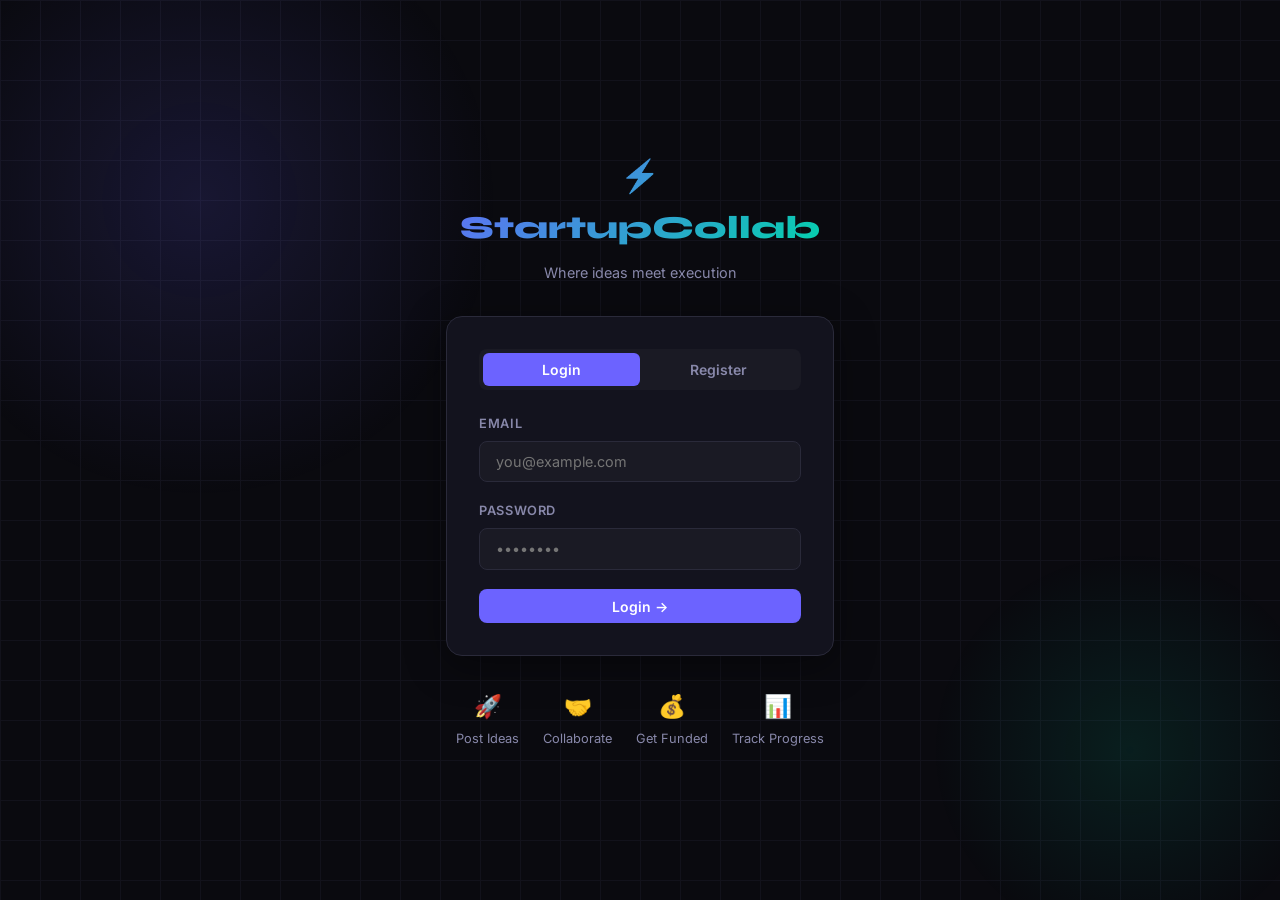
<file: Startup_Collaboration_Platform_2/Startup_Collaboration_Platform_2/frontend/index.html>
<!DOCTYPE html>
<html lang="en">
<head>
  <meta charset="UTF-8" />
  <meta name="viewport" content="width=device-width, initial-scale=1.0"/>
  <title>StartupCollab — Login</title>
  <link rel="stylesheet" href="style.css"/>
  <style>
    body { display: flex; align-items: center; justify-content: center; min-height: 100vh; }
    .bg-grid {
      position: fixed; inset: 0; z-index: 0;
      background-image: linear-gradient(var(--border) 1px, transparent 1px),
                        linear-gradient(90deg, var(--border) 1px, transparent 1px);
      background-size: 40px 40px;
      opacity: 0.3;
    }
    .glow {
      position: fixed; width: 600px; height: 600px; border-radius: 50%;
      background: radial-gradient(circle, rgba(108,99,255,0.15) 0%, transparent 70%);
      top: -100px; left: -100px; z-index: 0; pointer-events: none;
    }
    .glow2 {
      position: fixed; width: 400px; height: 400px; border-radius: 50%;
      background: radial-gradient(circle, rgba(0,212,170,0.1) 0%, transparent 70%);
      bottom: -50px; right: -50px; z-index: 0; pointer-events: none;
    }
    .auth-container {
      position: relative; z-index: 1;
      width: 100%; max-width: 420px;
      padding: 1rem;
      animation: fadeIn 0.5s ease;
    }
    .logo-area { text-align: center; margin-bottom: 2rem; }
    .logo-area .logo {
      font-family: 'Syne', sans-serif;
      font-size: 2rem; font-weight: 800;
      background: linear-gradient(135deg, var(--accent), var(--accent2));
      -webkit-background-clip: text; background-clip: text; -webkit-text-fill-color: transparent;
      display: block; margin-bottom: 0.5rem;
    }
    .logo-area p { color: var(--text-muted); font-size: 0.9rem; }
    .auth-card {
      background: var(--card);
      border: 1px solid var(--border);
      border-radius: 16px;
      padding: 2rem;
      box-shadow: 0 8px 40px rgba(0,0,0,0.4);
    }
    .auth-tabs {
      display: flex; gap: 0; margin-bottom: 1.5rem;
      background: var(--bg3); border-radius: 8px; padding: 4px;
    }
    .auth-tab {
      flex: 1; padding: 0.5rem; text-align: center;
      border-radius: 6px; cursor: pointer;
      font-size: 0.875rem; font-weight: 600;
      color: var(--text-muted); transition: all 0.2s;
      border: none; background: none; font-family: 'Inter', sans-serif;
    }
    .auth-tab.active { background: var(--accent); color: #fff; }
    .tab-content { display: none; }
    .tab-content.active { display: block; }
    .divider {
      text-align: center; color: var(--text-muted);
      font-size: 0.8rem; margin: 1rem 0; position: relative;
    }
    .divider::before, .divider::after {
      content: ''; position: absolute; top: 50%; width: 42%;
      height: 1px; background: var(--border);
    }
    .divider::before { left: 0; }
    .divider::after  { right: 0; }
    .features {
      display: flex; justify-content: center; gap: 1.5rem;
      margin-top: 2rem; flex-wrap: wrap;
    }
    .feature { text-align: center; color: var(--text-muted); font-size: 0.8rem; }
    .feature .icon { font-size: 1.4rem; margin-bottom: 0.3rem; }
  </style>
</head>
<body>
  <div class="bg-grid"></div>
  <div class="glow"></div>
  <div class="glow2"></div>

  <div class="auth-container">
    <div class="logo-area">
      <span class="logo">⚡ StartupCollab</span>
      <p>Where ideas meet execution</p>
    </div>

    <div class="auth-card">
      <div class="auth-tabs">
        <button class="auth-tab active" onclick="switchTab('login')">Login</button>
        <button class="auth-tab" onclick="switchTab('register')">Register</button>
      </div>

      <!-- LOGIN TAB -->
      <div class="tab-content active" id="tab-login">
        <div id="login-alert" class="alert"></div>
        <div class="form-group">
          <label>Email</label>
          <input type="email" id="login-email" placeholder="you@example.com"/>
        </div>
        <div class="form-group">
          <label>Password</label>
          <input type="password" id="login-password" placeholder="••••••••"/>
        </div>
        <button class="btn btn-primary btn-block" onclick="doLogin()">Login →</button>
      </div>

      <!-- REGISTER TAB -->
      <div class="tab-content" id="tab-register">
        <div id="reg-alert" class="alert"></div>
        <div class="form-group">
          <label>Full Name</label>
          <input type="text" id="reg-name" placeholder="Your full name"/>
        </div>
        <div class="form-group">
          <label>Email</label>
          <input type="email" id="reg-email" placeholder="you@example.com"/>
        </div>
        <div class="form-group">
          <label>Password</label>
          <input type="password" id="reg-password" placeholder="Min 6 characters"/>
        </div>
        <div class="form-group">
          <label>Role</label>
          <select id="reg-role">
            <option value="">Select your role</option>
            <option value="Founder">🚀 Founder</option>
            <option value="Developer">💻 Developer</option>
            <option value="Investor">💰 Investor</option>
          </select>
        </div>
        <div class="form-group">
          <label>Location</label>
          <input type="text" id="reg-location" placeholder="City, Country"/>
        </div>
        <button class="btn btn-primary btn-block" onclick="doRegister()">Create Account →</button>
      </div>
    </div>

    <div class="features">
      <div class="feature"><div class="icon">🚀</div>Post Ideas</div>
      <div class="feature"><div class="icon">🤝</div>Collaborate</div>
      <div class="feature"><div class="icon">💰</div>Get Funded</div>
      <div class="feature"><div class="icon">📊</div>Track Progress</div>
    </div>
  </div>

  <script>
    const API = 'http://127.0.0.1:5000/api';

    function switchTab(tab) {
      document.querySelectorAll('.auth-tab').forEach((t,i) => t.classList.toggle('active', (i===0&&tab==='login')||(i===1&&tab==='register')));
      document.getElementById('tab-login').classList.toggle('active', tab==='login');
      document.getElementById('tab-register').classList.toggle('active', tab==='register');
    }

    function showAlert(id, msg, type) {
      const el = document.getElementById(id);
      el.textContent = msg;
      el.className = `alert alert-${type} show`;
    }

    async function doLogin() {
      const email    = document.getElementById('login-email').value.trim();
      const password = document.getElementById('login-password').value;
      if (!email || !password) return showAlert('login-alert', 'Please fill all fields', 'error');
      try {
        const res  = await fetch(`${API}/login`, { method:'POST', headers:{'Content-Type':'application/json'}, credentials:'include', body: JSON.stringify({email, password}) });
        const data = await res.json();
        if (data.status === 'success') {
          localStorage.setItem('user_id', data.user_id);
          localStorage.setItem('role', data.role);
          showAlert('login-alert', 'Login successful! Redirecting...', 'success');
          setTimeout(() => window.location.href = 'dashboard.html', 800);
        } else {
          showAlert('login-alert', data.message, 'error');
        }
      } catch(e) { showAlert('login-alert', 'Server error. Is Flask running?', 'error'); }
    }

    async function doRegister() {
      const full_name = document.getElementById('reg-name').value.trim();
      const email     = document.getElementById('reg-email').value.trim();
      const password  = document.getElementById('reg-password').value;
      const role      = document.getElementById('reg-role').value;
      const location  = document.getElementById('reg-location').value.trim();
      if (!full_name || !email || !password || !role) return showAlert('reg-alert', 'Please fill all required fields', 'error');
      try {
        const res  = await fetch(`${API}/register`, { method:'POST', headers:{'Content-Type':'application/json'}, body: JSON.stringify({full_name, email, password, role, location}) });
        const data = await res.json();
        if (data.status === 'success') {
          showAlert('reg-alert', 'Registered! Please login.', 'success');
          setTimeout(() => switchTab('login'), 1000);
        } else {
          showAlert('reg-alert', data.message, 'error');
        }
      } catch(e) { showAlert('reg-alert', 'Server error. Is Flask running?', 'error'); }
    }

    // Enter key support
    document.addEventListener('keydown', e => {
      if (e.key === 'Enter') {
        if (document.getElementById('tab-login').classList.contains('active')) doLogin();
        else doRegister();
      }
    });

    // Redirect if already logged in
    if (localStorage.getItem('user_id')) window.location.href = 'dashboard.html';
  </script>
</body>
</html>
</file>
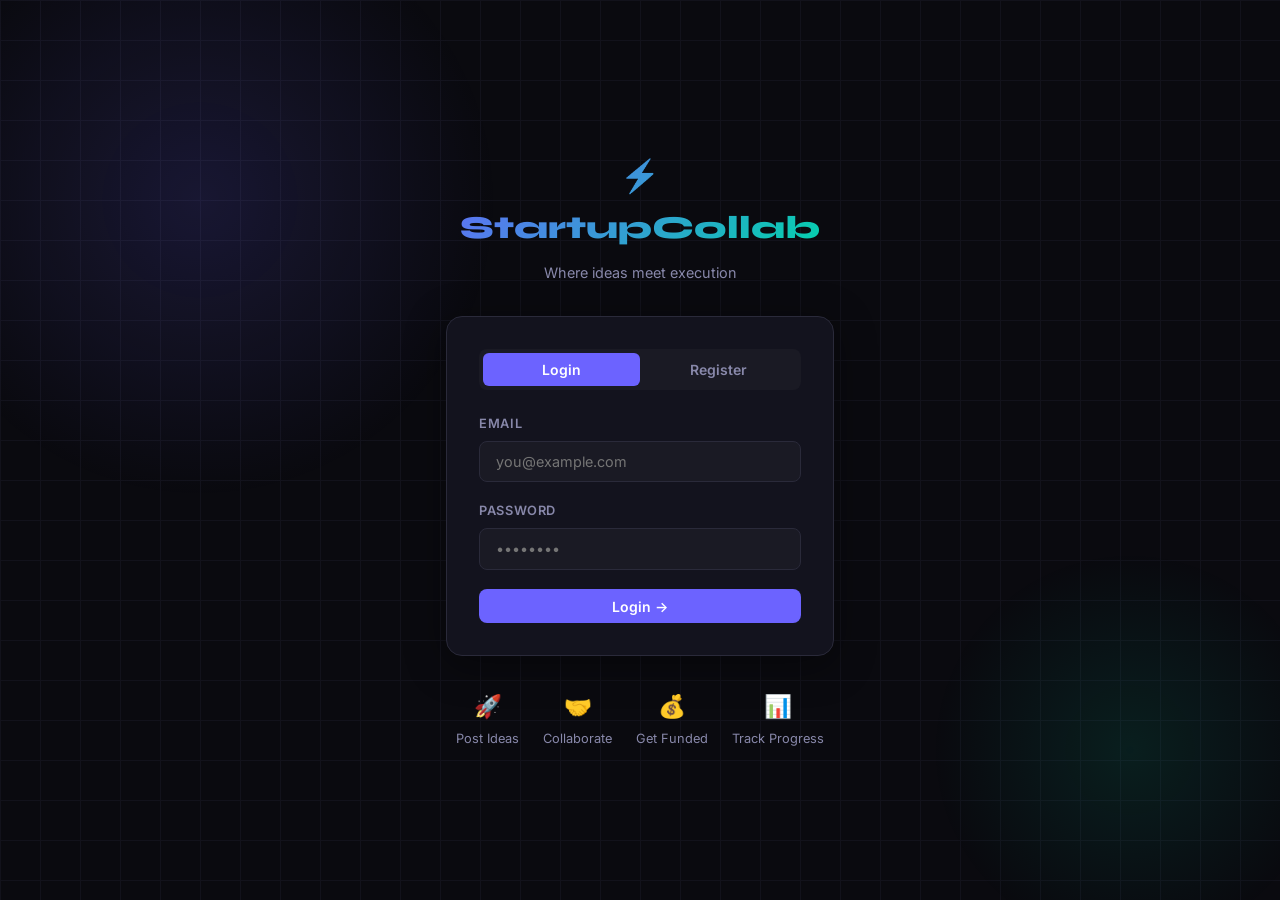
<file: Startup_Collaboration_Platform_2/Startup_Collaboration_Platform_2/frontend/admin.html>
<!DOCTYPE html>
<html lang="en">
<head>
  <meta charset="UTF-8"/>
  <meta name="viewport" content="width=device-width, initial-scale=1.0"/>
  <title>Admin Panel — StartupCollab</title>
  <link rel="stylesheet" href="style.css"/>
  <style>
    .admin-tabs { display:flex;gap:0;margin-bottom:1.5rem;background:var(--bg3);border-radius:8px;padding:4px;max-width:500px; }
    .atab { flex:1;padding:0.5rem;text-align:center;border-radius:6px;cursor:pointer;font-size:0.85rem;font-weight:600;color:var(--text-muted);transition:all 0.2s;border:none;background:none;font-family:'Inter',sans-serif; }
    .atab.active { background:var(--accent);color:#fff; }
    .admin-badge { background:var(--accent3);color:#fff;font-size:0.65rem;padding:2px 7px;border-radius:6px;margin-left:6px;font-weight:700; }
  </style>
</head>
<body>
  <nav>
    <span class="nav-brand">⚡ StartupCollab</span>
    <div class="nav-links">
      <a href="dashboard.html">Dashboard</a>
      <a href="admin.html" class="active">⚙️ Admin</a>
      <a href="notifications.html">🔔</a>
      <a href="#" onclick="localStorage.clear();window.location.href='index.html'">Logout</a>
    </div>
  </nav>

  <div class="page-wrapper">
    <div class="page-header">
      <h1>⚙️ Admin Panel <span class="admin-badge">ADMIN</span></h1>
      <p>Manage users, ideas, and platform statistics</p>
    </div>
    <div id="alert-box" class="alert"></div>

    <!-- Stats -->
    <div class="grid-4" id="stats-row" style="margin-bottom:2rem">
      <div class="stat-card"><div class="stat-value" id="s-users">—</div><div class="stat-label">Total Users</div></div>
      <div class="stat-card"><div class="stat-value" id="s-ideas">—</div><div class="stat-label">Active Ideas</div></div>
      <div class="stat-card"><div class="stat-value" id="s-collabs">—</div><div class="stat-label">Collaborations</div></div>
      <div class="stat-card"><div class="stat-value" id="s-tasks">—</div><div class="stat-label">Tasks Done</div></div>
    </div>

    <!-- Tabs -->
    <div class="admin-tabs">
      <button class="atab active" onclick="switchTab('users')">👥 Users</button>
      <button class="atab" onclick="switchTab('ideas')">💡 Ideas</button>
    </div>

    <!-- Users Tab -->
    <div id="tab-users">
      <div class="card fade-in">
        <h3 style="margin-bottom:1rem">All Users</h3>
        <div style="overflow-x:auto">
          <table id="users-table">
            <thead><tr><th>ID</th><th>Name</th><th>Email</th><th>Role</th><th>Location</th><th>Status</th><th>Action</th></tr></thead>
            <tbody id="users-body"><tr><td colspan="7" style="text-align:center;color:var(--text-muted)">Loading...</td></tr></tbody>
          </table>
        </div>
      </div>
    </div>

    <!-- Ideas Tab -->
    <div id="tab-ideas" style="display:none">
      <div class="card fade-in">
        <h3 style="margin-bottom:1rem">All Ideas</h3>
        <div style="overflow-x:auto">
          <table id="ideas-table">
            <thead><tr><th>ID</th><th>Title</th><th>Domain</th><th>Founder</th><th>Likes</th><th>Progress</th><th>Status</th><th>Action</th></tr></thead>
            <tbody id="ideas-body"><tr><td colspan="8" style="text-align:center;color:var(--text-muted)">Loading...</td></tr></tbody>
          </table>
        </div>
      </div>
    </div>
  </div>

  <script>
    const API    = 'http://127.0.0.1:5000/api';
    const userId = localStorage.getItem('user_id');
    if (!userId) window.location.href = 'index.html';

    function showAlert(msg, type) {
      const el = document.getElementById('alert-box');
      el.textContent = msg; el.className = `alert alert-${type} show`;
      setTimeout(() => el.className='alert', 3000);
    }

    function switchTab(tab) {
      document.querySelectorAll('.atab').forEach((t,i) => t.classList.toggle('active', (i===0&&tab==='users')||(i===1&&tab==='ideas')));
      document.getElementById('tab-users').style.display = tab==='users' ? '' : 'none';
      document.getElementById('tab-ideas').style.display = tab==='ideas' ? '' : 'none';
      if (tab==='ideas') loadIdeas();
    }

    async function loadStats() {
      try {
        const res  = await fetch(`${API}/admin/stats`);
        const data = await res.json();
        if (data.status === 'success') {
          document.getElementById('s-users').textContent   = data.stats.total_users;
          document.getElementById('s-ideas').textContent   = data.stats.total_ideas;
          document.getElementById('s-collabs').textContent = data.stats.total_collabs;
          document.getElementById('s-tasks').textContent   = data.stats.total_tasks_done;
        }
      } catch(e) {}
    }

    async function loadUsers() {
      try {
        const res  = await fetch(`${API}/users`);
        const data = await res.json();
        const tbody = document.getElementById('users-body');
        if (data.status === 'success' && data.users.length > 0) {
          tbody.innerHTML = data.users.map(u => `
            <tr>
              <td style="font-family:'Space Mono',monospace">#${u.user_id}</td>
              <td>${u.full_name}</td>
              <td style="color:var(--text-muted)">${u.email}</td>
              <td><span class="badge badge-purple">${u.role}</span></td>
              <td>${u.location || '—'}</td>
              <td><span class="badge ${u.is_active ? 'badge-green' : 'badge-red'}">${u.is_active ? 'Active' : 'Inactive'}</span></td>
              <td>
                ${u.is_active ? `<button class="btn btn-danger btn-sm" onclick="deactivateUser(${u.user_id})">Deactivate</button>` : '<span style="color:var(--text-muted);font-size:0.8rem">Deactivated</span>'}
              </td>
            </tr>
          `).join('');
        } else {
          tbody.innerHTML = '<tr><td colspan="7" style="text-align:center;color:var(--text-muted)">No users found</td></tr>';
        }
      } catch(e) {}
    }

    async function loadIdeas() {
      try {
        const res  = await fetch(`${API}/ideas`);
        const data = await res.json();
        const tbody = document.getElementById('ideas-body');
        if (data.status === 'success' && data.ideas.length > 0) {
          tbody.innerHTML = data.ideas.map(i => `
            <tr>
              <td style="font-family:'Space Mono',monospace">#${i.idea_id}</td>
              <td>${i.title}</td>
              <td><span class="badge badge-purple">${i.domain}</span></td>
              <td>${i.founder_name}</td>
              <td>❤️ ${i.likes_count}</td>
              <td>
                <div class="progress-bar" style="width:80px">
                  <div class="progress-fill" style="width:${i.progress}%"></div>
                </div>
                <span style="font-size:0.75rem;color:var(--text-muted)">${i.progress}%</span>
              </td>
              <td><span class="badge ${i.status==='Active'?'badge-green':'badge-gray'}">${i.status}</span></td>
              <td><button class="btn btn-danger btn-sm" onclick="removeIdea(${i.idea_id})">Remove</button></td>
            </tr>
          `).join('');
        } else {
          tbody.innerHTML = '<tr><td colspan="8" style="text-align:center;color:var(--text-muted)">No ideas found</td></tr>';
        }
      } catch(e) {}
    }

    async function deactivateUser(uid) {
      if (!confirm('Deactivate this user?')) return;
      try {
        const res  = await fetch(`${API}/users/${uid}/deactivate`, { method:'PUT' });
        const data = await res.json();
        showAlert(data.message, data.status === 'success' ? 'success' : 'error');
        loadUsers();
      } catch(e) { showAlert('Server error', 'error'); }
    }

    async function removeIdea(ideaId) {
      if (!confirm('Remove this idea?')) return;
      try {
        const res  = await fetch(`${API}/ideas/${ideaId}`, { method:'DELETE' });
        const data = await res.json();
        showAlert(data.message, data.status === 'success' ? 'success' : 'error');
        loadIdeas();
      } catch(e) { showAlert('Server error', 'error'); }
    }

    loadStats();
    loadUsers();
  </script>
</body>
</html>
</file>
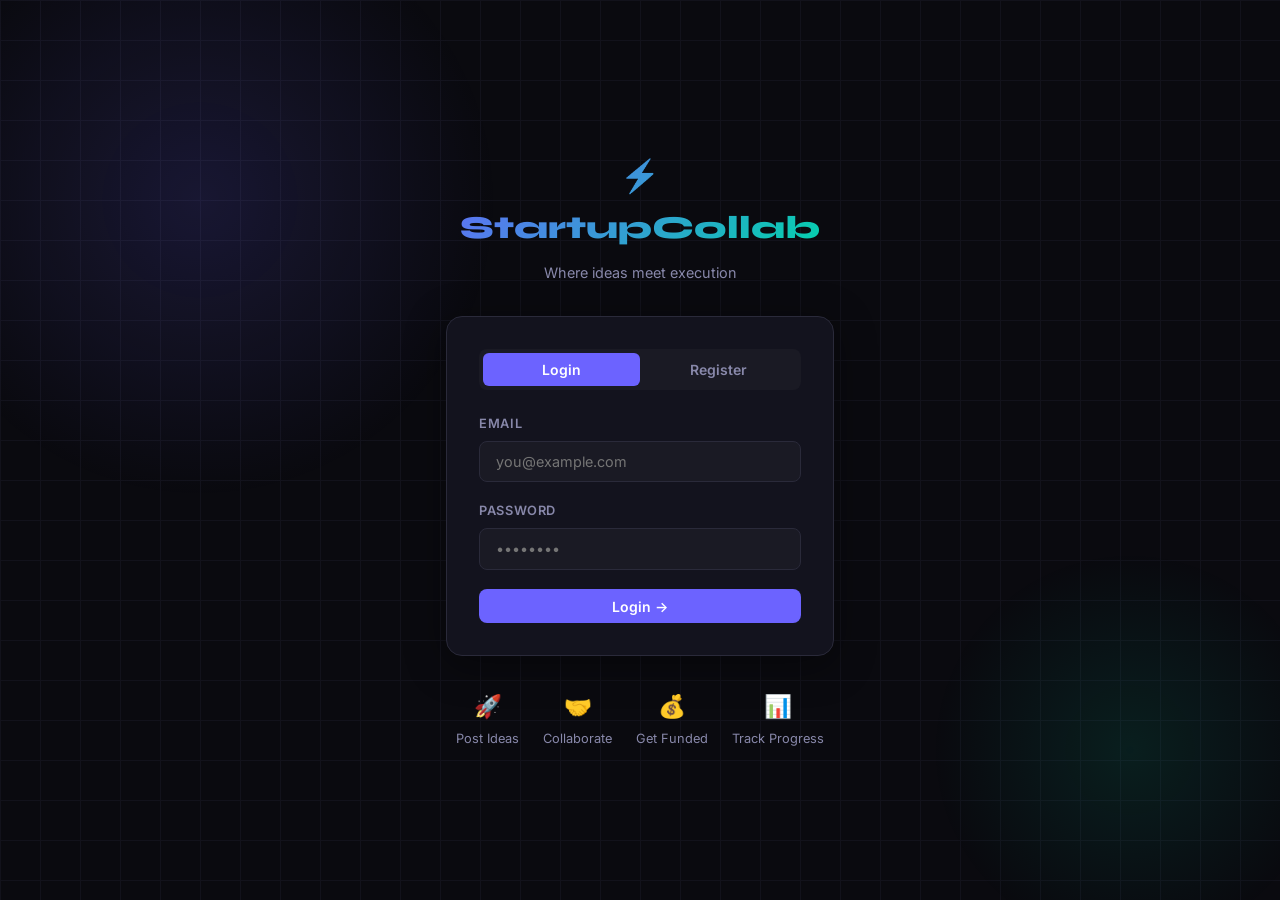
<file: Startup_Collaboration_Platform_2/Startup_Collaboration_Platform_2/frontend/collaborate.html>
<!DOCTYPE html>
<html lang="en">
<head>
  <meta charset="UTF-8"/>
  <meta name="viewport" content="width=device-width, initial-scale=1.0"/>
  <title>Collaborate — StartupCollab</title>
  <link rel="stylesheet" href="style.css"/>
  <style>
    .request-card { padding: 1.2rem; background: var(--bg3); border-radius: 10px; margin-bottom: 0.8rem; display:flex; justify-content:space-between; align-items:center; gap:1rem; flex-wrap:wrap; }
    .request-info { flex:1; }
    .request-info .name { font-weight:600; margin-bottom:0.2rem; }
    .request-info .msg  { color:var(--text-muted); font-size:0.85rem; }
    .request-actions { display:flex; gap:0.5rem; flex-shrink:0; }
    .idea-select { max-width: 400px; margin-bottom: 1.5rem; }
  </style>
</head>
<body>
  <nav>
    <span class="nav-brand">⚡ StartupCollab</span>
    <div class="nav-links">
      <a href="dashboard.html">Dashboard</a>
      <a href="view_ideas.html">Ideas</a>
      <a href="collaborate.html" class="active">Collaborate</a>
      <a href="notifications.html">🔔</a>
      <a href="profile.html">Profile</a>
      <a href="#" onclick="localStorage.clear();window.location.href='index.html'">Logout</a>
    </div>
  </nav>

  <div class="page-wrapper">
    <div class="page-header">
      <h1>🤝 Collaboration Requests</h1>
      <p>Manage who joins your startup team</p>
    </div>

    <div id="alert-box" class="alert"></div>

    <div class="card" style="margin-bottom:1.5rem">
      <div class="idea-select">
        <div class="form-group">
          <label>Select Your Idea</label>
          <select id="idea-select" onchange="loadRequests()">
            <option value="">Choose an idea...</option>
          </select>
        </div>
      </div>
    </div>

    <div id="requests-list"><div class="loader">Select an idea to view requests</div></div>
  </div>

  <script>
    const API    = 'http://127.0.0.1:5000/api';
    const userId = localStorage.getItem('user_id');
    if (!userId) window.location.href = 'index.html';

    function showAlert(msg, type) {
      const el = document.getElementById('alert-box');
      el.textContent = msg; el.className = `alert alert-${type} show`;
      setTimeout(() => el.className='alert', 3000);
    }

    async function loadIdeas() {
      try {
        const res  = await fetch(`${API}/ideas`);
        const data = await res.json();
        const sel  = document.getElementById('idea-select');
        if (data.status === 'success') {
          const myIdeas = data.ideas.filter(i => true); // show all for now
          myIdeas.forEach(i => {
            const opt = document.createElement('option');
            opt.value = i.idea_id;
            opt.textContent = i.title;
            sel.appendChild(opt);
          });
        }
        // Auto-select from URL param
        const params = new URLSearchParams(window.location.search);
        const ideaId = params.get('id');
        if (ideaId) { sel.value = ideaId; loadRequests(); }
      } catch(e) {}
    }

    async function loadRequests() {
      const ideaId = document.getElementById('idea-select').value;
      if (!ideaId) return;
      const list = document.getElementById('requests-list');
      list.innerHTML = '<div class="loader pulse">Loading requests...</div>';
      try {
        const res  = await fetch(`${API}/collaborate/requests/${ideaId}`);
        const data = await res.json();
        if (data.status === 'success' && data.requests.length > 0) {
          list.innerHTML = data.requests.map(r => `
            <div class="request-card fade-in">
              <div class="request-info">
                <div class="name">${r.full_name} <span class="badge badge-gray">${r.role}</span></div>
                <div style="font-size:0.78rem;color:var(--text-muted);margin-bottom:0.3rem">${r.email}</div>
                <div class="msg">💬 "${r.message}"</div>
                <div style="font-size:0.75rem;color:var(--text-muted);margin-top:0.3rem">${new Date(r.requested_at).toLocaleDateString()}</div>
              </div>
              <div>
                <span class="badge ${r.status==='Pending'?'badge-gray':r.status==='Accepted'?'badge-green':'badge-red'}" style="margin-bottom:0.5rem;display:block;text-align:center">${r.status}</span>
                ${r.status === 'Pending' ? `
                <div class="request-actions">
                  <button class="btn btn-success btn-sm" onclick="handleRequest(${r.request_id},'Accepted')">✓ Accept</button>
                  <button class="btn btn-danger btn-sm"  onclick="handleRequest(${r.request_id},'Rejected')">✕ Reject</button>
                </div>` : ''}
              </div>
            </div>
          `).join('');
        } else {
          list.innerHTML = `<div class="empty-state"><div class="empty-icon">📭</div><h3>No requests yet</h3><p>Share your idea to get collaboration requests</p></div>`;
        }
      } catch(e) { list.innerHTML = '<div class="loader">Failed to load requests</div>'; }
    }

    async function handleRequest(requestId, action) {
      try {
        const res  = await fetch(`${API}/collaborate/handle`, { method:'POST', headers:{'Content-Type':'application/json'}, body: JSON.stringify({request_id: requestId, action, role: 'Team Member'}) });
        const data = await res.json();
        showAlert(data.message, data.status === 'success' ? 'success' : 'error');
        loadRequests();
      } catch(e) { showAlert('Server error', 'error'); }
    }

    loadIdeas();
  </script>
</body>
</html>
</file>
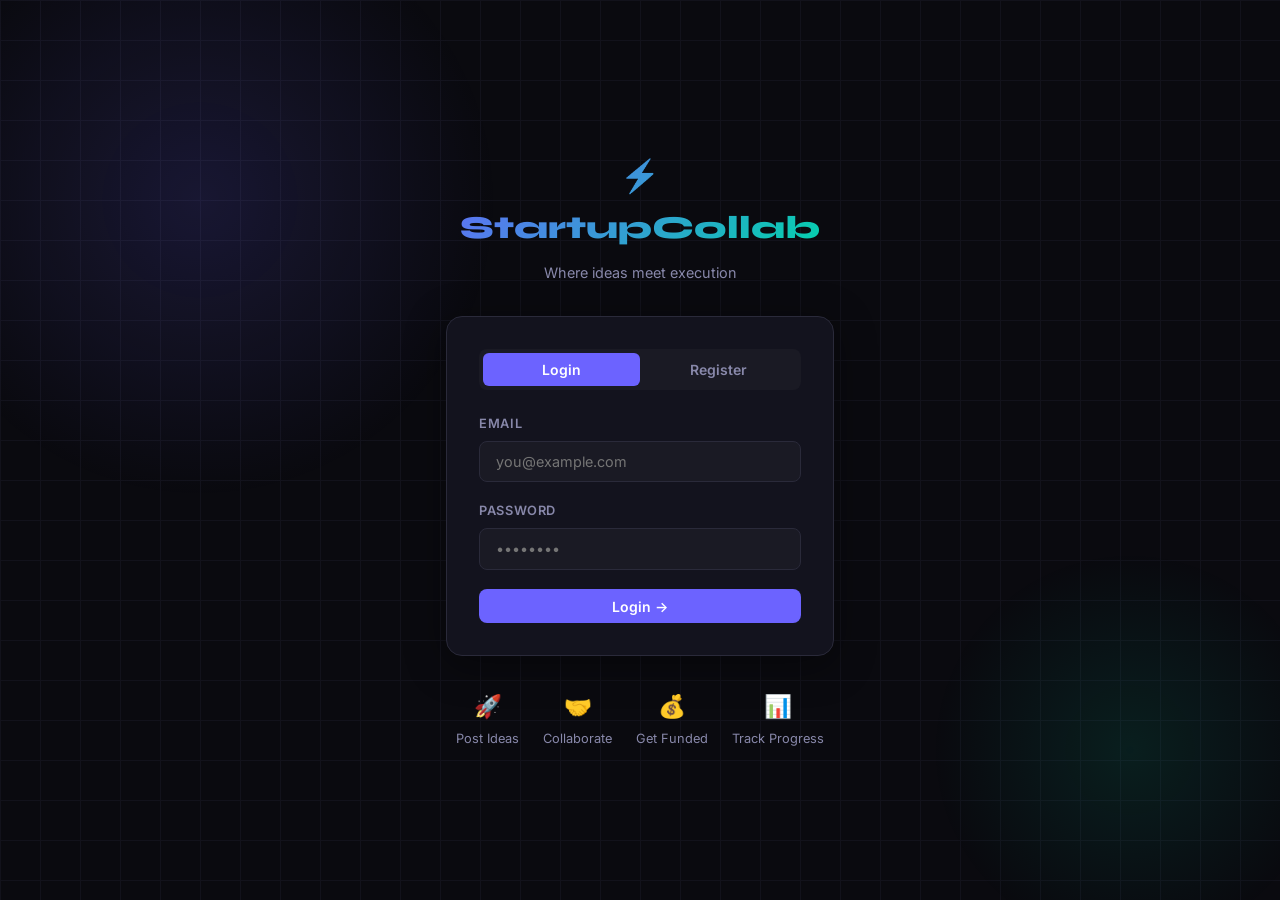
<file: Startup_Collaboration_Platform_2/Startup_Collaboration_Platform_2/frontend/dashboard.html>
<!DOCTYPE html>
<html lang="en">
<head>
  <meta charset="UTF-8"/>
  <meta name="viewport" content="width=device-width, initial-scale=1.0"/>
  <title>Dashboard — StartupCollab</title>
  <link rel="stylesheet" href="style.css"/>
  <style>
    .welcome-banner {
      background: linear-gradient(135deg, rgba(108,99,255,0.2), rgba(0,212,170,0.1));
      border: 1px solid rgba(108,99,255,0.3);
      border-radius: var(--radius);
      padding: 2rem;
      margin-bottom: 2rem;
      display: flex;
      justify-content: space-between;
      align-items: center;
    }
    .welcome-banner h2 { font-size: 1.6rem; margin-bottom: 0.3rem; }
    .welcome-banner p  { color: var(--text-muted); }
    .idea-card { cursor: pointer; }
    .idea-card .idea-title { font-family: 'Syne', sans-serif; font-size: 1.05rem; font-weight: 700; margin-bottom: 0.5rem; }
    .idea-card .idea-desc  { color: var(--text-muted); font-size: 0.85rem; margin-bottom: 1rem; display: -webkit-box; -webkit-line-clamp: 2; -webkit-box-orient: vertical; overflow: hidden; }
    .idea-meta { display: flex; gap: 0.5rem; align-items: center; flex-wrap: wrap; }
    .idea-footer { display: flex; justify-content: space-between; align-items: center; margin-top: 1rem; padding-top: 1rem; border-top: 1px solid var(--border); font-size: 0.8rem; color: var(--text-muted); }
    .quick-actions { display: grid; grid-template-columns: repeat(4, 1fr); gap: 1rem; margin-bottom: 2rem; }
    .qa-card {
      background: var(--card);
      border: 1px solid var(--border);
      border-radius: var(--radius);
      padding: 1.2rem;
      text-align: center;
      cursor: pointer;
      transition: all 0.2s;
      text-decoration: none;
      color: var(--text);
      display: block;
    }
    .qa-card:hover { border-color: var(--accent); background: rgba(108,99,255,0.08); transform: translateY(-2px); }
    .qa-card .qa-icon { font-size: 1.8rem; margin-bottom: 0.4rem; }
    .qa-card .qa-label { font-size: 0.8rem; font-weight: 600; color: var(--text-muted); }
    .section-header { display: flex; justify-content: space-between; align-items: center; margin-bottom: 1rem; }
    @media (max-width: 700px) { .quick-actions { grid-template-columns: repeat(2,1fr); } .welcome-banner { flex-direction: column; gap: 1rem; } }
  </style>
</head>
<body>
  <nav>
    <span class="nav-brand">⚡ StartupCollab</span>
    <div class="nav-links">
      <a href="dashboard.html" class="active">Dashboard</a>
      <a href="view_ideas.html">Ideas</a>
      <a href="post_idea.html">Post Idea</a>
      <a href="search.html">Search</a>
      <a href="notifications.html">🔔 <span class="nav-badge" id="notif-count">0</span></a>
      <a href="profile.html">Profile</a>
      <a href="#" onclick="logout()">Logout</a>
    </div>
  </nav>

  <div class="page-wrapper">
    <!-- Welcome Banner -->
    <div class="welcome-banner fade-in">
      <div>
        <h2>Welcome back, <span id="user-name">User</span> 👋</h2>
        <p>Role: <span id="user-role" class="badge badge-purple">—</span></p>
      </div>
      <a href="post_idea.html" class="btn btn-primary">+ Post New Idea</a>
    </div>

    <!-- Stats -->
    <div class="grid-4 fade-in" id="stats-grid">
      <div class="stat-card"><div class="stat-value" id="stat-users">—</div><div class="stat-label">Total Users</div></div>
      <div class="stat-card"><div class="stat-value" id="stat-ideas">—</div><div class="stat-label">Active Ideas</div></div>
      <div class="stat-card"><div class="stat-value" id="stat-collabs">—</div><div class="stat-label">Collaborations</div></div>
      <div class="stat-card"><div class="stat-value" id="stat-tasks">—</div><div class="stat-label">Tasks Done</div></div>
    </div>

    <!-- Quick Actions -->
    <div style="margin: 2rem 0 1rem;"><h3>Quick Actions</h3></div>
    <div class="quick-actions fade-in">
      <a class="qa-card" href="view_ideas.html"><div class="qa-icon">💡</div><div class="qa-label">Browse Ideas</div></a>
      <a class="qa-card" href="collaborate.html"><div class="qa-icon">🤝</div><div class="qa-label">Collaborate</div></a>
      <a class="qa-card" href="tasks.html"><div class="qa-icon">✅</div><div class="qa-label">My Tasks</div></a>
      <a class="qa-card" href="search.html"><div class="qa-icon">🔍</div><div class="qa-label">Search</div></a>
      <a class="qa-card" href="investor.html"><div class="qa-icon">💰</div><div class="qa-label">Investors</div></a>
      <a class="qa-card" href="notifications.html"><div class="qa-icon">🔔</div><div class="qa-label">Notifications</div></a>
      <a class="qa-card" href="profile.html"><div class="qa-icon">👤</div><div class="qa-label">My Profile</div></a>
      <a class="qa-card" href="admin.html"><div class="qa-icon">⚙️</div><div class="qa-label">Admin Panel</div></a>
    </div>

    <!-- Recent Ideas -->
    <div class="section-header">
      <h3>Recent Ideas</h3>
      <a href="view_ideas.html" class="btn btn-outline btn-sm">View All →</a>
    </div>
    <div class="grid-3 fade-in" id="ideas-grid">
      <div class="loader">Loading ideas...</div>
    </div>
  </div>

  <script>
    const API = 'http://127.0.0.1:5000/api';
    const userId = localStorage.getItem('user_id');
    const role   = localStorage.getItem('role');
    if (!userId) window.location.href = 'index.html';

    document.getElementById('user-role').textContent = role || '—';

    async function init() {
      // Load profile name
      try {
        const res  = await fetch(`${API}/profile/${userId}`);
        const data = await res.json();
        if (data.status === 'success') document.getElementById('user-name').textContent = data.profile.full_name.split(' ')[0];
      } catch(e) {}

      // Load stats
      try {
        const res  = await fetch(`${API}/admin/stats`);
        const data = await res.json();
        if (data.status === 'success') {
          document.getElementById('stat-users').textContent   = data.stats.total_users;
          document.getElementById('stat-ideas').textContent   = data.stats.total_ideas;
          document.getElementById('stat-collabs').textContent = data.stats.total_collabs;
          document.getElementById('stat-tasks').textContent   = data.stats.total_tasks_done;
        }
      } catch(e) {}

      // Load notifications count
      try {
        const res  = await fetch(`${API}/notifications/${userId}`);
        const data = await res.json();
        if (data.status === 'success') document.getElementById('notif-count').textContent = data.unread_count;
      } catch(e) {}

      // Load recent ideas
      try {
        const res  = await fetch(`${API}/ideas`);
        const data = await res.json();
        const grid = document.getElementById('ideas-grid');
        if (data.status === 'success' && data.ideas.length > 0) {
          grid.innerHTML = data.ideas.slice(0,6).map(idea => `
            <div class="card idea-card fade-in" onclick="window.location.href='idea_detail.html?id=${idea.idea_id}'">
              <div class="idea-title">${idea.title}</div>
              <div class="idea-desc">${idea.description || 'No description'}</div>
              <div class="idea-meta">
                <span class="badge badge-purple">${idea.domain || 'Other'}</span>
                <span class="badge badge-gray">📍 ${idea.location || '—'}</span>
              </div>
              <div class="idea-footer">
                <span>by ${idea.founder_name}</span>
                <span>❤️ ${idea.likes_count || 0}</span>
              </div>
              <div class="progress-bar" style="margin-top:0.8rem">
                <div class="progress-fill" style="width:${idea.progress}%"></div>
              </div>
            </div>
          `).join('');
        } else {
          grid.innerHTML = '<div class="empty-state"><div class="empty-icon">💡</div><h3>No ideas yet</h3><p>Be the first to post one!</p></div>';
        }
      } catch(e) { document.getElementById('ideas-grid').innerHTML = '<div class="loader">Failed to load ideas</div>'; }
    }

    function logout() {
      localStorage.clear();
      window.location.href = 'index.html';
    }

    init();
  </script>
</body>
</html>
</file>
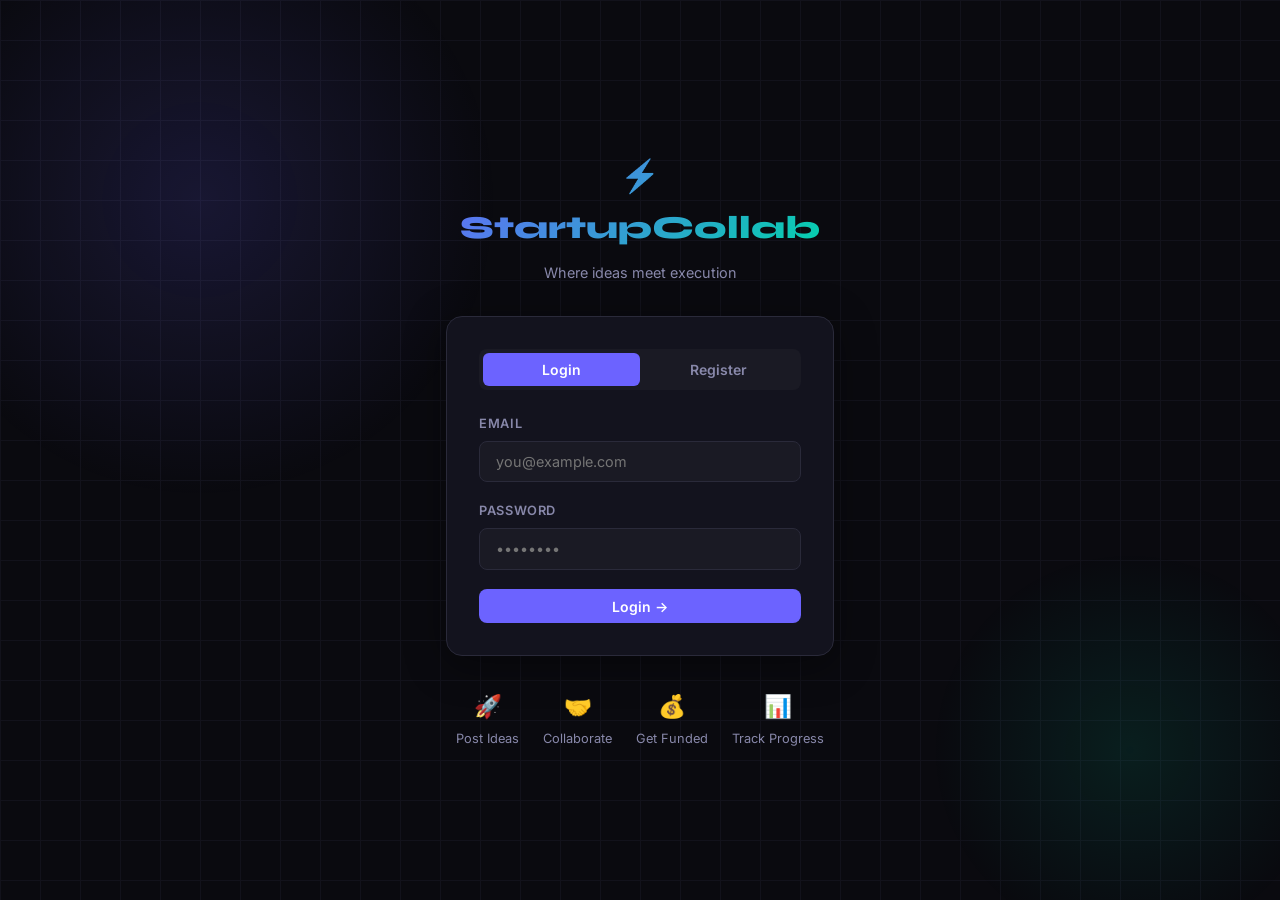
<file: Startup_Collaboration_Platform_2/Startup_Collaboration_Platform_2/frontend/idea_detail.html>
<!DOCTYPE html>
<html lang="en">
<head>
  <meta charset="UTF-8"/>
  <meta name="viewport" content="width=device-width, initial-scale=1.0"/>
  <title>Idea Detail — StartupCollab</title>
  <link rel="stylesheet" href="style.css"/>
  <style>
    .idea-hero { background: linear-gradient(135deg,rgba(108,99,255,0.15),rgba(0,212,170,0.08)); border: 1px solid rgba(108,99,255,0.25); border-radius: var(--radius); padding: 2rem; margin-bottom: 1.5rem; }
    .idea-hero h1 { font-size: 2rem; margin-bottom: 0.5rem; }
    .idea-hero .meta { display: flex; gap: 1rem; flex-wrap: wrap; margin: 1rem 0; }
    .action-row { display: flex; gap: 0.8rem; flex-wrap: wrap; margin-top: 1rem; }
    .team-member { display: flex; align-items: center; gap: 0.8rem; padding: 0.8rem; background: var(--bg3); border-radius: 8px; margin-bottom: 0.5rem; }
    .avatar { width: 38px; height: 38px; border-radius: 50%; background: linear-gradient(135deg, var(--accent), var(--accent2)); display: flex; align-items: center; justify-content: center; font-weight: 700; font-size: 0.9rem; flex-shrink: 0; }
    .matched-user { display: flex; align-items: center; justify-content: space-between; padding: 0.8rem; background: var(--bg3); border-radius: 8px; margin-bottom: 0.5rem; }
    .sidebar { display: flex; flex-direction: column; gap: 1.5rem; }
    .detail-layout { display: grid; grid-template-columns: 1fr 320px; gap: 1.5rem; }
    @media (max-width: 800px) { .detail-layout { grid-template-columns: 1fr; } }
  </style>
</head>
<body>
  <nav>
    <span class="nav-brand">⚡ StartupCollab</span>
    <div class="nav-links">
      <a href="dashboard.html">Dashboard</a>
      <a href="view_ideas.html">Ideas</a>
      <a href="notifications.html">🔔</a>
      <a href="profile.html">Profile</a>
      <a href="#" onclick="localStorage.clear();window.location.href='index.html'">Logout</a>
    </div>
  </nav>

  <div class="page-wrapper">
    <div id="alert-box" class="alert"></div>
    <div id="main-content"><div class="loader pulse">Loading idea...</div></div>
  </div>

  <!-- Collab Request Modal -->
  <div class="modal-overlay" id="collab-modal">
    <div class="modal">
      <div class="modal-header">
        <h3>Request to Collaborate</h3>
        <button class="modal-close" onclick="closeModal()">✕</button>
      </div>
      <div class="form-group">
        <label>Your Message</label>
        <textarea id="collab-message" rows="4" placeholder="Tell them why you want to join and what you bring..."></textarea>
      </div>
      <button class="btn btn-primary btn-block" onclick="sendCollabRequest()">Send Request</button>
    </div>
  </div>

  <!-- Rating Modal -->
  <div class="modal-overlay" id="rating-modal">
    <div class="modal">
      <div class="modal-header">
        <h3>Rate a Team Member</h3>
        <button class="modal-close" onclick="document.getElementById('rating-modal').classList.remove('show')">✕</button>
      </div>
      <div class="form-group">
        <label>Team Member User ID</label>
        <input type="number" id="rate-user-id" placeholder="User ID"/>
      </div>
      <div class="form-group">
        <label>Score (1-5)</label>
        <select id="rate-score">
          <option value="5">⭐⭐⭐⭐⭐ Excellent</option>
          <option value="4">⭐⭐⭐⭐ Good</option>
          <option value="3">⭐⭐⭐ Average</option>
          <option value="2">⭐⭐ Below Average</option>
          <option value="1">⭐ Poor</option>
        </select>
      </div>
      <button class="btn btn-primary btn-block" onclick="submitRating()">Submit Rating</button>
    </div>
  </div>

  <script>
    const API    = 'http://127.0.0.1:5000/api';
    const userId = localStorage.getItem('user_id');
    if (!userId) window.location.href = 'index.html';
    const params = new URLSearchParams(window.location.search);
    const ideaId = params.get('id');
    let currentIdea = null;

    function showAlert(msg, type) {
      const el = document.getElementById('alert-box');
      el.textContent = msg; el.className = `alert alert-${type} show`;
      setTimeout(() => el.className = 'alert', 3000);
    }

    async function loadIdea() {
      try {
        const res  = await fetch(`${API}/ideas/${ideaId}`);
        const data = await res.json();
        if (data.status !== 'success') throw new Error();
        currentIdea = data.idea;
        render(data.idea);
        loadMatches();
      } catch(e) { document.getElementById('main-content').innerHTML = '<div class="loader">Failed to load idea.</div>'; }
    }

    function render(idea) {
      const isFounder = parseInt(userId) === idea.founder_id;
      document.getElementById('main-content').innerHTML = `
        <div class="idea-hero fade-in">
          <h1>${idea.title}</h1>
          <p style="color:var(--text-muted)">${idea.description || ''}</p>
          <div class="meta">
            <span class="badge badge-purple">${idea.domain}</span>
            <span class="badge badge-gray">📍 ${idea.location || '—'}</span>
            <span class="badge badge-gray">👥 ${idea.team_size} members</span>
            <span class="badge ${idea.status==='Active'?'badge-green':'badge-gray'}">${idea.status}</span>
          </div>
          <div style="margin:0.5rem 0">
            <div style="font-size:0.8rem;color:var(--text-muted);margin-bottom:0.3rem">Progress: ${idea.progress}%</div>
            <div class="progress-bar"><div class="progress-fill" style="width:${idea.progress}%"></div></div>
          </div>
          <div class="tags">${(idea.required_skills||'').split(',').map(s=>`<span class="tag">${s.trim()}</span>`).join('')}</div>
          <div class="action-row">
            <button class="btn btn-primary" onclick="likeIdea()">❤️ Like</button>
            <button class="btn btn-outline" onclick="saveIdea()">🔖 Save</button>
            ${!isFounder ? `<button class="btn btn-success" onclick="document.getElementById('collab-modal').classList.add('show')">🤝 Request to Join</button>` : ''}
            ${isFounder  ? `<a href="collaborate.html?id=${idea.idea_id}" class="btn btn-outline">📋 View Requests</a>` : ''}
            <button class="btn btn-outline" onclick="document.getElementById('rating-modal').classList.add('show')">⭐ Rate Member</button>
          </div>
        </div>

        <div class="detail-layout">
          <div>
            <div class="card fade-in">
              <h3 style="margin-bottom:1rem">👥 Team Members</h3>
              ${idea.team.map(m => `
                <div class="team-member">
                  <div class="avatar">${m.full_name[0]}</div>
                  <div>
                    <div style="font-weight:600">${m.full_name}</div>
                    <div style="font-size:0.8rem;color:var(--text-muted)">${m.team_role} · ${m.user_role}</div>
                  </div>
                </div>
              `).join('') || '<p style="color:var(--text-muted)">No team members yet</p>'}
            </div>
            ${isFounder ? `
            <div class="card fade-in" style="margin-top:1.5rem">
              <h3 style="margin-bottom:1rem">📋 Tasks</h3>
              <a href="tasks.html?idea=${idea.idea_id}" class="btn btn-outline btn-sm">Manage Tasks →</a>
            </div>` : ''}
          </div>
          <div class="sidebar">
            <div class="card fade-in">
              <h4 style="margin-bottom:0.8rem">📊 Idea Info</h4>
              <div style="font-size:0.875rem;display:flex;flex-direction:column;gap:0.5rem">
                <div style="display:flex;justify-content:space-between"><span style="color:var(--text-muted)">Founder</span><span>${idea.founder_name}</span></div>
                <div style="display:flex;justify-content:space-between"><span style="color:var(--text-muted)">Domain</span><span>${idea.domain}</span></div>
                <div style="display:flex;justify-content:space-between"><span style="color:var(--text-muted)">Likes</span><span>❤️ ${idea.likes_count}</span></div>
                <div style="display:flex;justify-content:space-between"><span style="color:var(--text-muted)">Team Size</span><span>${idea.team_size}</span></div>
              </div>
            </div>
            <div class="card fade-in" id="matches-card">
              <h4 style="margin-bottom:0.8rem">🎯 Skill Matches</h4>
              <div id="matches-list"><div class="pulse" style="color:var(--text-muted);font-size:0.8rem">Loading...</div></div>
            </div>
          </div>
        </div>`;
    }

    async function loadMatches() {
      try {
        const res  = await fetch(`${API}/skills/match/${ideaId}`);
        const data = await res.json();
        const list = document.getElementById('matches-list');
        if (data.status === 'success' && data.matched_users.length > 0) {
          list.innerHTML = data.matched_users.slice(0,5).map(u => `
            <div class="matched-user">
              <div>
                <div style="font-weight:600;font-size:0.875rem">${u.full_name}</div>
                <div style="font-size:0.75rem;color:var(--text-muted)">${u.matched_skills.join(', ')}</div>
              </div>
              <span class="badge badge-green">${u.role}</span>
            </div>
          `).join('');
        } else {
          list.innerHTML = '<p style="font-size:0.8rem;color:var(--text-muted)">No matches found</p>';
        }
      } catch(e) {}
    }

    async function likeIdea() {
      try {
        const res  = await fetch(`${API}/ideas/${ideaId}/like`, { method:'POST', headers:{'Content-Type':'application/json'}, body: JSON.stringify({user_id: parseInt(userId)}) });
        const data = await res.json();
        showAlert(data.message, data.status === 'success' ? 'success' : 'error');
      } catch(e) {}
    }

    async function saveIdea() {
      try {
        const res  = await fetch(`${API}/ideas/${ideaId}/save`, { method:'POST', headers:{'Content-Type':'application/json'}, body: JSON.stringify({user_id: parseInt(userId)}) });
        const data = await res.json();
        showAlert(data.message, data.status === 'success' ? 'success' : 'error');
      } catch(e) {}
    }

    async function sendCollabRequest() {
      const message = document.getElementById('collab-message').value.trim();
      if (!message) return showAlert('Please write a message', 'error');
      try {
        const res  = await fetch(`${API}/collaborate/request`, { method:'POST', headers:{'Content-Type':'application/json'}, body: JSON.stringify({idea_id: parseInt(ideaId), sender_id: parseInt(userId), message}) });
        const data = await res.json();
        showAlert(data.message, data.status === 'success' ? 'success' : 'error');
        closeModal();
      } catch(e) {}
    }

    async function submitRating() {
      const rated_user_id = parseInt(document.getElementById('rate-user-id').value);
      const score         = parseInt(document.getElementById('rate-score').value);
      try {
        const res  = await fetch(`${API}/ratings`, { method:'POST', headers:{'Content-Type':'application/json'}, body: JSON.stringify({rated_user_id, rated_by: parseInt(userId), idea_id: parseInt(ideaId), score}) });
        const data = await res.json();
        showAlert(data.message, data.status === 'success' ? 'success' : 'error');
        document.getElementById('rating-modal').classList.remove('show');
      } catch(e) {}
    }

    function closeModal() { document.getElementById('collab-modal').classList.remove('show'); }

    if (ideaId) loadIdea();
    else document.getElementById('main-content').innerHTML = '<div class="loader">No idea ID provided.</div>';
  </script>
</body>
</html>
</file>
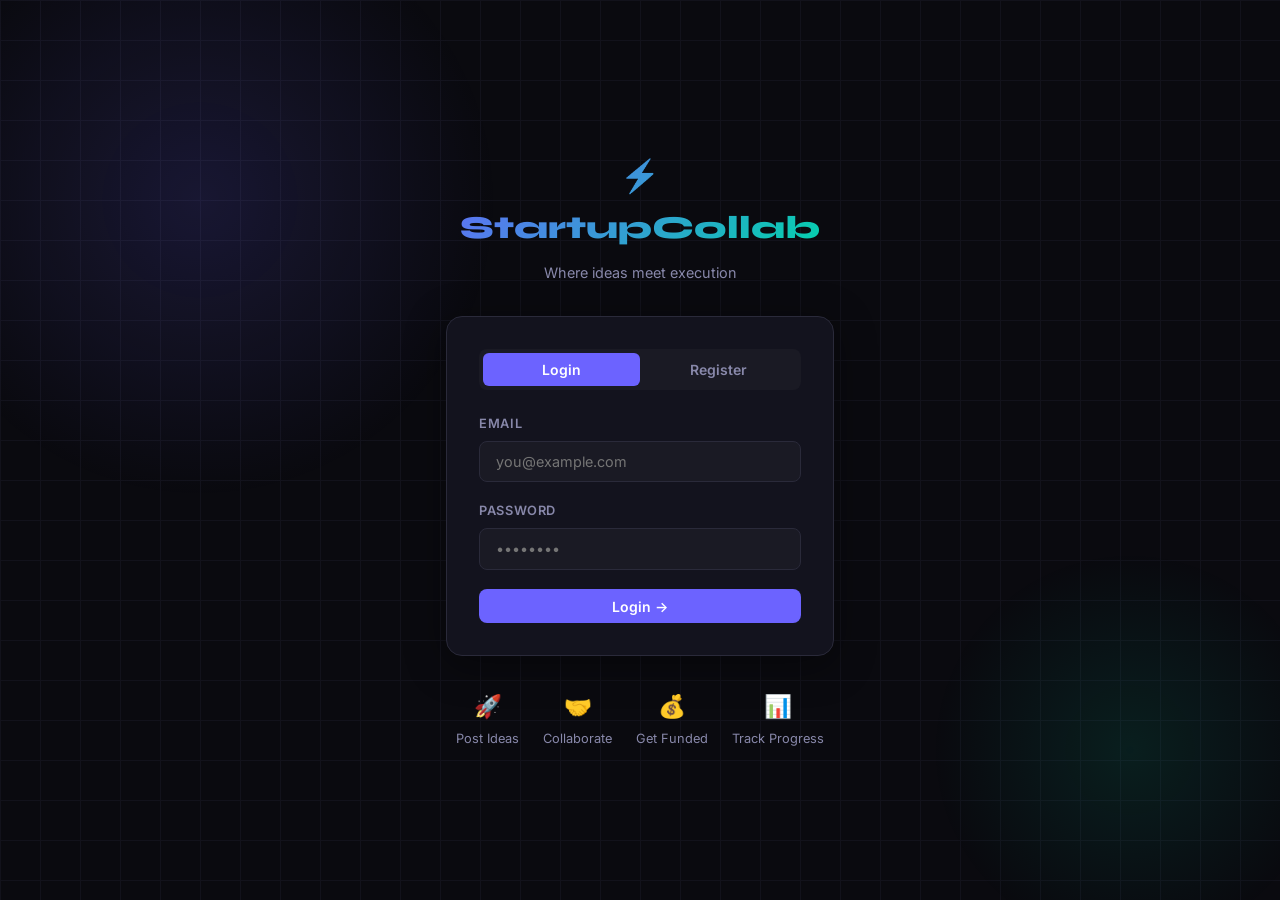
<file: Startup_Collaboration_Platform_2/Startup_Collaboration_Platform_2/frontend/investor.html>
<!DOCTYPE html>
<html lang="en">
<head>
  <meta charset="UTF-8"/>
  <meta name="viewport" content="width=device-width, initial-scale=1.0"/>
  <title>Investor — StartupCollab</title>
  <link rel="stylesheet" href="style.css"/>
  <style>
    .idea-card { cursor:default; }
    .idea-title { font-family:'Syne',sans-serif; font-size:1.05rem; font-weight:700; margin-bottom:0.4rem; }
    .idea-desc  { color:var(--text-muted); font-size:0.85rem; margin-bottom:0.8rem; display:-webkit-box;-webkit-line-clamp:2;-webkit-box-orient:vertical;overflow:hidden; }
    .interest-row { display:flex;align-items:center;gap:1rem;padding:0.9rem;background:var(--bg3);border-radius:8px;margin-bottom:0.5rem;flex-wrap:wrap; }
    .tabs { display:flex;gap:0;margin-bottom:1.5rem;background:var(--bg3);border-radius:8px;padding:4px;max-width:350px; }
    .tab { flex:1;padding:0.5rem;text-align:center;border-radius:6px;cursor:pointer;font-size:0.875rem;font-weight:600;color:var(--text-muted);transition:all 0.2s;border:none;background:none;font-family:'Inter',sans-serif; }
    .tab.active { background:var(--accent);color:#fff; }
  </style>
</head>
<body>
  <nav>
    <span class="nav-brand">⚡ StartupCollab</span>
    <div class="nav-links">
      <a href="dashboard.html">Dashboard</a>
      <a href="view_ideas.html">Ideas</a>
      <a href="investor.html" class="active">Investor</a>
      <a href="notifications.html">🔔</a>
      <a href="profile.html">Profile</a>
      <a href="#" onclick="localStorage.clear();window.location.href='index.html'">Logout</a>
    </div>
  </nav>

  <div class="page-wrapper">
    <div class="page-header">
      <h1>💰 Investor Module</h1>
      <p>Browse startups and express investment interest</p>
    </div>
    <div id="alert-box" class="alert"></div>

    <div class="tabs">
      <button class="tab active" onclick="switchTab('browse')">Browse Startups</button>
      <button class="tab" onclick="switchTab('interests')">My Interests</button>
    </div>

    <!-- Browse Tab -->
    <div id="tab-browse">
      <div class="grid-3" id="browse-grid"><div class="loader pulse">Loading startups...</div></div>
    </div>

    <!-- Interests Tab -->
    <div id="tab-interests" style="display:none">
      <div class="form-group" style="max-width:400px;margin-bottom:1.5rem">
        <label>Select Idea to View Interests</label>
        <select id="idea-sel" onchange="loadInterests()">
          <option value="">Choose idea...</option>
        </select>
      </div>
      <div id="interests-list"><div class="loader">Select an idea</div></div>
    </div>
  </div>

  <!-- Interest Modal -->
  <div class="modal-overlay" id="interest-modal">
    <div class="modal">
      <div class="modal-header">
        <h3>Express Investment Interest</h3>
        <button class="modal-close" onclick="document.getElementById('interest-modal').classList.remove('show')">✕</button>
      </div>
      <input type="hidden" id="modal-idea-id"/>
      <div class="form-group">
        <label>Your Message to Founder</label>
        <textarea id="interest-msg" rows="4" placeholder="Describe your investment interest, expected involvement, etc."></textarea>
      </div>
      <button class="btn btn-primary btn-block" onclick="expressInterest()">Express Interest 💰</button>
    </div>
  </div>

  <script>
    const API    = 'http://127.0.0.1:5000/api';
    const userId = localStorage.getItem('user_id');
    const role   = localStorage.getItem('role');
    if (!userId) window.location.href = 'index.html';

    function showAlert(msg, type) {
      const el = document.getElementById('alert-box');
      el.textContent = msg; el.className = `alert alert-${type} show`;
      setTimeout(() => el.className='alert', 3000);
    }

    function switchTab(tab) {
      document.querySelectorAll('.tab').forEach((t,i) => t.classList.toggle('active', (i===0&&tab==='browse')||(i===1&&tab==='interests')));
      document.getElementById('tab-browse').style.display    = tab==='browse'    ? '' : 'none';
      document.getElementById('tab-interests').style.display = tab==='interests' ? '' : 'none';
      if (tab === 'interests') loadIdeasForSel();
    }

    async function loadBrowse() {
      try {
        const res  = await fetch(`${API}/ideas`);
        const data = await res.json();
        const grid = document.getElementById('browse-grid');
        if (data.status === 'success' && data.ideas.length > 0) {
          grid.innerHTML = data.ideas.map(idea => `
            <div class="card idea-card fade-in">
              <div class="idea-title">${idea.title}</div>
              <div class="idea-desc">${idea.description || ''}</div>
              <div style="display:flex;gap:0.5rem;flex-wrap:wrap;margin-bottom:0.8rem">
                <span class="badge badge-purple">${idea.domain}</span>
                <span class="badge badge-gray">📍 ${idea.location || '—'}</span>
              </div>
              <div style="font-size:0.8rem;color:var(--text-muted);margin-bottom:0.8rem">
                👤 ${idea.founder_name} · ❤️ ${idea.likes_count} likes
              </div>
              <div class="progress-bar"><div class="progress-fill" style="width:${idea.progress}%"></div></div>
              <div style="font-size:0.75rem;color:var(--text-muted);margin:0.3rem 0 0.8rem">${idea.progress}% complete</div>
              ${role === 'Investor' ? `<button class="btn btn-primary btn-sm" onclick="openInterestModal(${idea.idea_id})">💰 Show Interest</button>` : `<a href="idea_detail.html?id=${idea.idea_id}" class="btn btn-outline btn-sm">View Details →</a>`}
            </div>
          `).join('');
        } else {
          grid.innerHTML = '<div class="empty-state" style="grid-column:1/-1"><div class="empty-icon">💡</div><h3>No startups found</h3></div>';
        }
      } catch(e) { document.getElementById('browse-grid').innerHTML = '<div class="loader">Failed to load</div>'; }
    }

    async function loadIdeasForSel() {
      try {
        const res  = await fetch(`${API}/ideas`);
        const data = await res.json();
        const sel  = document.getElementById('idea-sel');
        sel.innerHTML = '<option value="">Choose idea...</option>';
        if (data.status === 'success') {
          data.ideas.forEach(i => {
            const opt = document.createElement('option');
            opt.value = i.idea_id; opt.textContent = i.title;
            sel.appendChild(opt);
          });
        }
      } catch(e) {}
    }

    async function loadInterests() {
      const ideaId = document.getElementById('idea-sel').value;
      if (!ideaId) return;
      const list = document.getElementById('interests-list');
      list.innerHTML = '<div class="loader pulse">Loading...</div>';
      try {
        const res  = await fetch(`${API}/investor/interests/${ideaId}`);
        const data = await res.json();
        if (data.status === 'success' && data.interests.length > 0) {
          list.innerHTML = data.interests.map(i => `
            <div class="interest-row fade-in">
              <div style="flex:1">
                <div style="font-weight:600">${i.full_name}</div>
                <div style="font-size:0.8rem;color:var(--text-muted)">${i.email} · ${new Date(i.expressed_at).toLocaleDateString()}</div>
                <div style="font-size:0.85rem;margin-top:0.3rem">💬 "${i.message}"</div>
              </div>
              <span class="badge ${i.status==='Accepted'?'badge-green':i.status==='Rejected'?'badge-red':'badge-gray'}">${i.status}</span>
              ${i.status === 'Pending' ? `
              <div style="display:flex;gap:0.5rem">
                <button class="btn btn-success btn-sm" onclick="handleInterest(${i.interest_id},'Accepted')">Accept</button>
                <button class="btn btn-danger btn-sm"  onclick="handleInterest(${i.interest_id},'Rejected')">Reject</button>
              </div>` : ''}
            </div>
          `).join('');
        } else {
          list.innerHTML = '<div class="empty-state"><div class="empty-icon">💰</div><h3>No investor interests yet</h3></div>';
        }
      } catch(e) {}
    }

    function openInterestModal(ideaId) {
      document.getElementById('modal-idea-id').value = ideaId;
      document.getElementById('interest-modal').classList.add('show');
    }

    async function expressInterest() {
      const idea_id    = parseInt(document.getElementById('modal-idea-id').value);
      const message    = document.getElementById('interest-msg').value.trim();
      if (!message) return showAlert('Please write a message', 'error');
      try {
        const res  = await fetch(`${API}/investor/interest`, { method:'POST', headers:{'Content-Type':'application/json'}, body: JSON.stringify({investor_id: parseInt(userId), idea_id, message}) });
        const data = await res.json();
        showAlert(data.message, data.status === 'success' ? 'success' : 'error');
        document.getElementById('interest-modal').classList.remove('show');
      } catch(e) { showAlert('Server error', 'error'); }
    }

    async function handleInterest(interestId, action) {
      try {
        const res  = await fetch(`${API}/investor/handle`, { method:'POST', headers:{'Content-Type':'application/json'}, body: JSON.stringify({interest_id: interestId, action}) });
        const data = await res.json();
        showAlert(data.message, data.status === 'success' ? 'success' : 'error');
        loadInterests();
      } catch(e) {}
    }

    loadBrowse();
  </script>
</body>
</html>
</file>
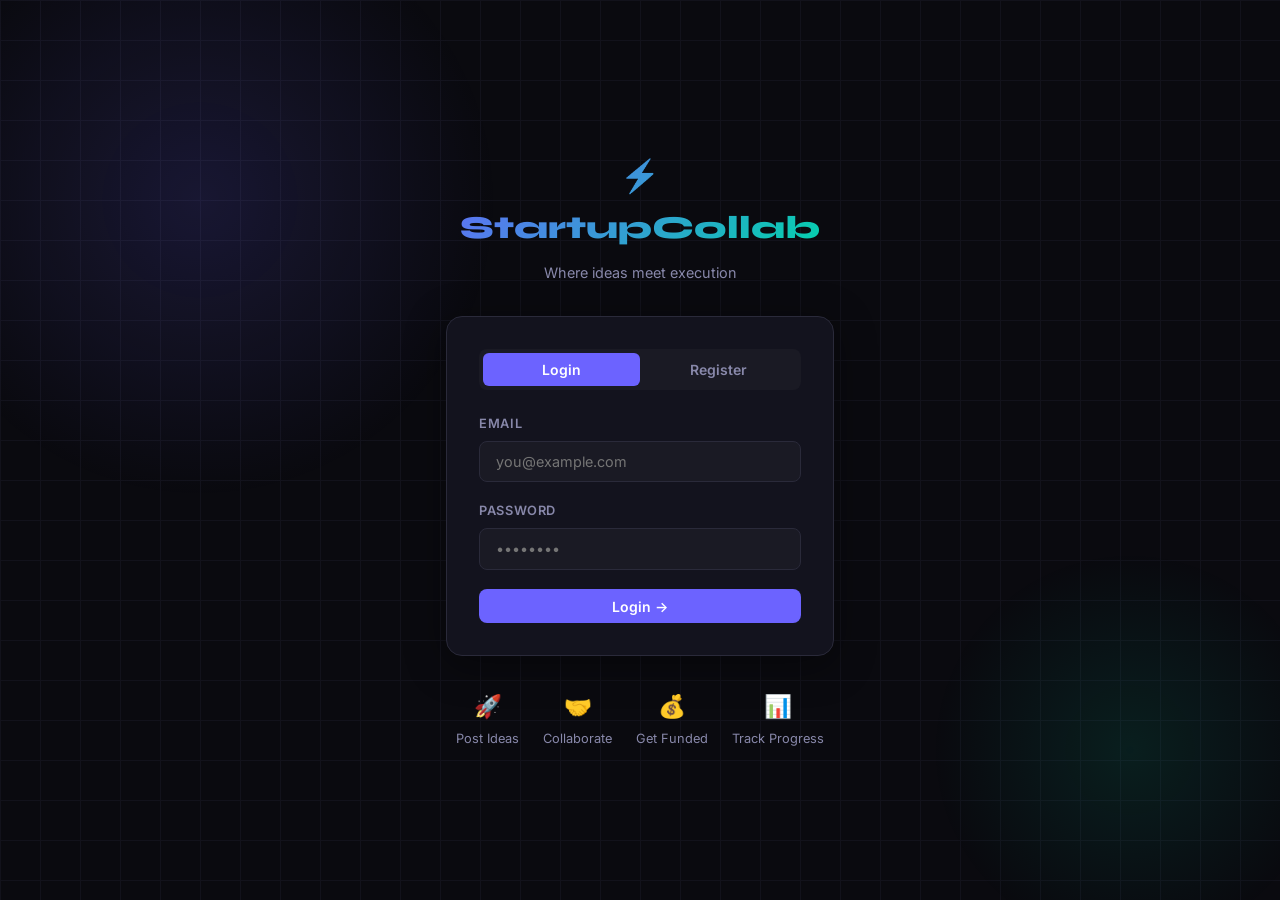
<file: Startup_Collaboration_Platform_2/Startup_Collaboration_Platform_2/frontend/notifications.html>
<!DOCTYPE html>
<html lang="en">
<head>
  <meta charset="UTF-8"/>
  <meta name="viewport" content="width=device-width, initial-scale=1.0"/>
  <title>Notifications — StartupCollab</title>
  <link rel="stylesheet" href="style.css"/>
  <style>
    .notif-item { display:flex;align-items:flex-start;gap:1rem;padding:1rem 1.2rem;border-radius:10px;margin-bottom:0.6rem;border:1px solid var(--border);background:var(--card);transition:all 0.2s;cursor:pointer; }
    .notif-item.unread { border-color:rgba(108,99,255,0.4);background:rgba(108,99,255,0.06); }
    .notif-item:hover { border-color:var(--accent); }
    .notif-icon { font-size:1.4rem;flex-shrink:0;margin-top:2px; }
    .notif-body { flex:1; }
    .notif-msg  { font-size:0.9rem;margin-bottom:0.2rem; }
    .notif-time { font-size:0.75rem;color:var(--text-muted); }
    .notif-type-badge { font-size:0.7rem; }
    .unread-dot { width:8px;height:8px;border-radius:50%;background:var(--accent);flex-shrink:0;margin-top:6px; }
    .notif-header { display:flex;justify-content:space-between;align-items:center;margin-bottom:1.5rem; }
  </style>
</head>
<body>
  <nav>
    <span class="nav-brand">⚡ StartupCollab</span>
    <div class="nav-links">
      <a href="dashboard.html">Dashboard</a>
      <a href="view_ideas.html">Ideas</a>
      <a href="notifications.html" class="active">🔔 Notifications</a>
      <a href="profile.html">Profile</a>
      <a href="#" onclick="localStorage.clear();window.location.href='index.html'">Logout</a>
    </div>
  </nav>

  <div class="page-wrapper" style="max-width:700px">
    <div class="notif-header">
      <div>
        <h1>🔔 Notifications</h1>
        <p style="color:var(--text-muted)" id="unread-info">Loading...</p>
      </div>
      <button class="btn btn-outline btn-sm" onclick="markAllRead()">Mark All Read</button>
    </div>
    <div id="notif-list"><div class="loader pulse">Loading notifications...</div></div>
  </div>

  <script>
    const API    = 'http://127.0.0.1:5000/api';
    const userId = localStorage.getItem('user_id');
    if (!userId) window.location.href = 'index.html';

    const typeIcon = {
      'Join Request':       '🤝',
      'Task Assigned':      '✅',
      'Idea Liked':         '❤️',
      'Request Accepted':   '🎉',
      'Request Rejected':   '❌',
      'Investor Interest':  '💰',
      'General':            '📢'
    };

    async function loadNotifications() {
      try {
        const res  = await fetch(`${API}/notifications/${userId}`);
        const data = await res.json();
        document.getElementById('unread-info').textContent = `${data.unread_count} unread notifications`;
        const list = document.getElementById('notif-list');
        if (data.status === 'success' && data.notifications.length > 0) {
          list.innerHTML = data.notifications.map(n => `
            <div class="notif-item ${n.is_read ? '' : 'unread'} fade-in" onclick="markRead(${n.notif_id}, this)">
              <div class="notif-icon">${typeIcon[n.notif_type] || '📢'}</div>
              <div class="notif-body">
                <div class="notif-msg">${n.message}</div>
                <div style="display:flex;gap:0.5rem;margin-top:0.3rem;align-items:center">
                  <span class="badge badge-gray notif-type-badge">${n.notif_type}</span>
                  <span class="notif-time">${new Date(n.created_at).toLocaleString()}</span>
                </div>
              </div>
              ${!n.is_read ? '<div class="unread-dot"></div>' : ''}
            </div>
          `).join('');
        } else {
          list.innerHTML = `<div class="empty-state"><div class="empty-icon">🔔</div><h3>No notifications yet</h3><p>You're all caught up!</p></div>`;
        }
      } catch(e) { document.getElementById('notif-list').innerHTML = '<div class="loader">Failed to load notifications</div>'; }
    }

    async function markRead(notifId, el) {
      try {
        await fetch(`${API}/notifications/${notifId}/read`, { method:'PUT' });
        el.classList.remove('unread');
        const dot = el.querySelector('.unread-dot');
        if (dot) dot.remove();
        loadNotifications();
      } catch(e) {}
    }

    async function markAllRead() {
      const items = document.querySelectorAll('.notif-item.unread');
      for (const item of items) {
        const id = item.getAttribute('onclick').match(/\d+/)[0];
        await markRead(parseInt(id), item);
      }
    }

    loadNotifications();
  </script>
</body>
</html>
</file>
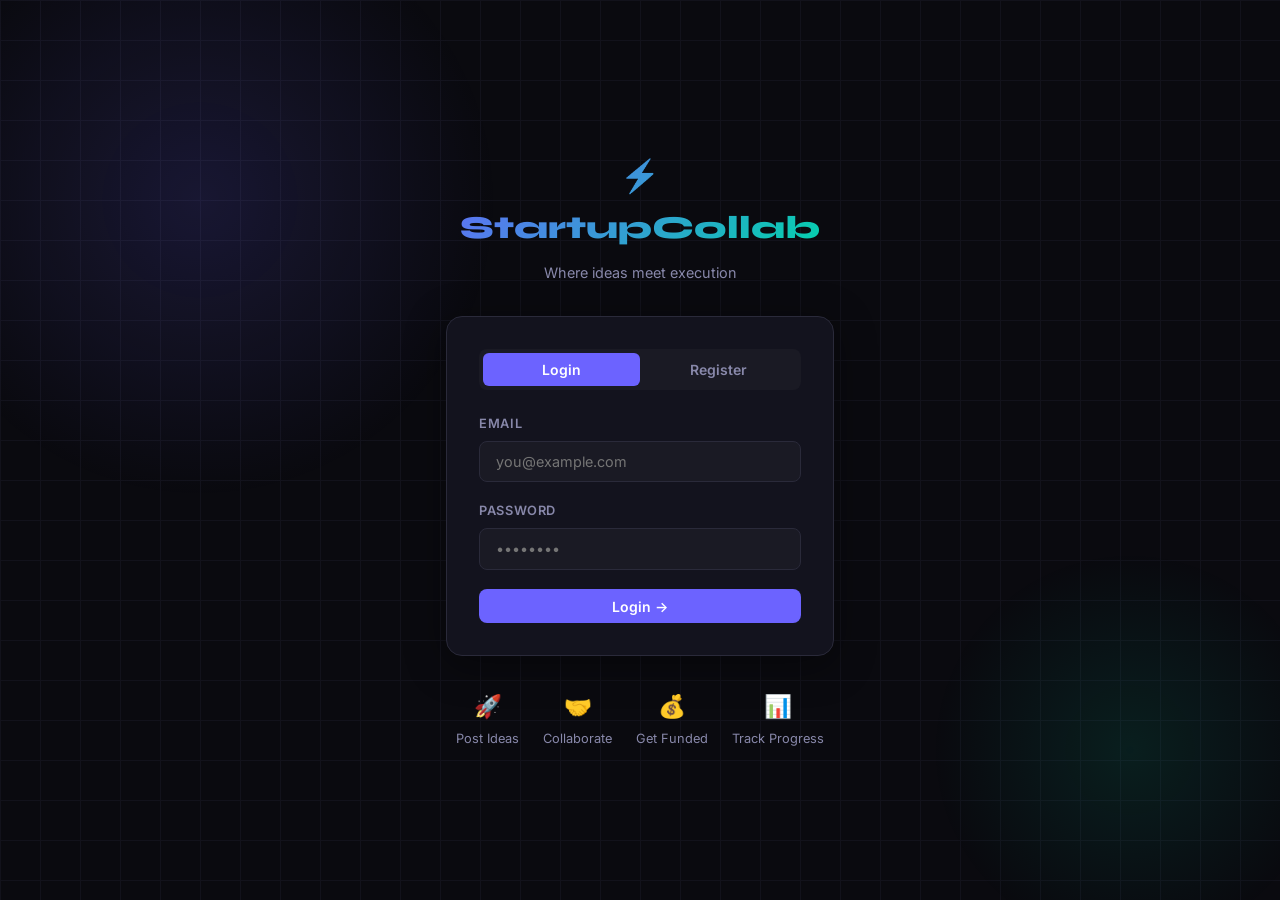
<file: Startup_Collaboration_Platform_2/Startup_Collaboration_Platform_2/frontend/profile.html>
<!DOCTYPE html>
<html lang="en">
<head>
  <meta charset="UTF-8"/>
  <meta name="viewport" content="width=device-width, initial-scale=1.0"/>
  <title>Profile — StartupCollab</title>
  <link rel="stylesheet" href="style.css"/>
  <style>
    .profile-hero { background: linear-gradient(135deg,rgba(108,99,255,0.15),rgba(0,212,170,0.08)); border: 1px solid rgba(108,99,255,0.25); border-radius: var(--radius); padding: 2rem; margin-bottom: 1.5rem; display:flex; gap:1.5rem; align-items:center; }
    .profile-avatar { width:80px;height:80px;border-radius:50%;background:linear-gradient(135deg,var(--accent),var(--accent2));display:flex;align-items:center;justify-content:center;font-size:2rem;font-weight:700;flex-shrink:0; }
    .profile-info h2 { font-size:1.6rem; margin-bottom:0.3rem; }
    .profile-info p  { color:var(--text-muted); font-size:0.9rem; }
    .profile-layout { display:grid; grid-template-columns:1fr 320px; gap:1.5rem; }
    .rating-stars { color:#ffd700; font-size:1.2rem; }
    @media (max-width:800px) { .profile-layout {grid-template-columns:1fr;} .profile-hero {flex-direction:column;text-align:center;} }
  </style>
</head>
<body>
  <nav>
    <span class="nav-brand">⚡ StartupCollab</span>
    <div class="nav-links">
      <a href="dashboard.html">Dashboard</a>
      <a href="view_ideas.html">Ideas</a>
      <a href="notifications.html">🔔</a>
      <a href="profile.html" class="active">Profile</a>
      <a href="#" onclick="localStorage.clear();window.location.href='index.html'">Logout</a>
    </div>
  </nav>

  <div class="page-wrapper">
    <div id="alert-box" class="alert"></div>
    <div id="profile-content"><div class="loader pulse">Loading profile...</div></div>
  </div>

  <script>
    const API    = 'http://127.0.0.1:5000/api';
    const userId = localStorage.getItem('user_id');
    if (!userId) window.location.href = 'index.html';

    function showAlert(msg, type) {
      const el = document.getElementById('alert-box');
      el.textContent = msg; el.className = `alert alert-${type} show`;
      setTimeout(() => el.className='alert', 3000);
    }

    async function loadProfile() {
      try {
        const res  = await fetch(`${API}/profile/${userId}`);
        const data = await res.json();
        if (data.status !== 'success') throw new Error();
        const p = data.profile;
        const stars = '⭐'.repeat(Math.round(p.avg_rating || 0));
        document.getElementById('profile-content').innerHTML = `
          <div class="profile-hero fade-in">
            <div class="profile-avatar">${p.full_name[0]}</div>
            <div class="profile-info">
              <h2>${p.full_name}</h2>
              <p>${p.email}</p>
              <div style="display:flex;gap:0.5rem;margin-top:0.5rem;flex-wrap:wrap">
                <span class="badge badge-purple">${p.role}</span>
                <span class="badge badge-gray">📍 ${p.location || '—'}</span>
                <span class="badge badge-gray">💼 ${p.experience || '—'}</span>
              </div>
              <div style="margin-top:0.5rem">
                <span class="rating-stars">${stars || '☆☆☆☆☆'}</span>
                <span style="color:var(--text-muted);font-size:0.8rem;margin-left:0.5rem">${p.avg_rating}/5 avg rating</span>
              </div>
            </div>
          </div>

          <div class="profile-layout">
            <div class="card fade-in">
              <h3 style="margin-bottom:1.5rem">✏️ Edit Profile</h3>
              <div class="form-group">
                <label>Bio</label>
                <textarea id="edit-bio" rows="3" placeholder="Tell us about yourself...">${p.bio || ''}</textarea>
              </div>
              <div class="grid-2">
                <div class="form-group">
                  <label>Location</label>
                  <input type="text" id="edit-location" value="${p.location || ''}" placeholder="City, Country"/>
                </div>
                <div class="form-group">
                  <label>Experience</label>
                  <input type="text" id="edit-exp" value="${p.experience || ''}" placeholder="e.g. 2 years"/>
                </div>
              </div>
              <button class="btn btn-primary" onclick="updateProfile()">Save Changes</button>
            </div>

            <div style="display:flex;flex-direction:column;gap:1.5rem">
              <div class="card fade-in">
                <h4 style="margin-bottom:1rem">🛠️ Skills</h4>
                ${p.skills.length > 0
                  ? `<div class="tags">${p.skills.map(s=>`<span class="tag">${s}</span>`).join('')}</div>`
                  : '<p style="color:var(--text-muted);font-size:0.875rem">No skills added yet</p>'}
              </div>

              <div class="card fade-in">
                <h4 style="margin-bottom:1rem">📊 Account Info</h4>
                <div style="font-size:0.875rem;display:flex;flex-direction:column;gap:0.6rem">
                  <div style="display:flex;justify-content:space-between">
                    <span style="color:var(--text-muted)">User ID</span>
                    <span style="font-family:'Space Mono',monospace">#${p.user_id}</span>
                  </div>
                  <div style="display:flex;justify-content:space-between">
                    <span style="color:var(--text-muted)">Role</span>
                    <span>${p.role}</span>
                  </div>
                  <div style="display:flex;justify-content:space-between">
                    <span style="color:var(--text-muted)">Avg Rating</span>
                    <span>${p.avg_rating}/5</span>
                  </div>
                  <div style="display:flex;justify-content:space-between">
                    <span style="color:var(--text-muted)">Member Since</span>
                    <span>${new Date(p.created_at).toLocaleDateString()}</span>
                  </div>
                </div>
              </div>
            </div>
          </div>`;
      } catch(e) { document.getElementById('profile-content').innerHTML = '<div class="loader">Failed to load profile</div>'; }
    }

    async function updateProfile() {
      const bio      = document.getElementById('edit-bio').value.trim();
      const location = document.getElementById('edit-location').value.trim();
      const experience = document.getElementById('edit-exp').value.trim();
      try {
        const res  = await fetch(`${API}/profile/${userId}`, { method:'PUT', headers:{'Content-Type':'application/json'}, body: JSON.stringify({bio, location, experience}) });
        const data = await res.json();
        showAlert(data.status === 'success' ? 'Profile updated!' : data.message, data.status === 'success' ? 'success' : 'error');
      } catch(e) { showAlert('Server error', 'error'); }
    }

    loadProfile();
  </script>
</body>
</html>
</file>
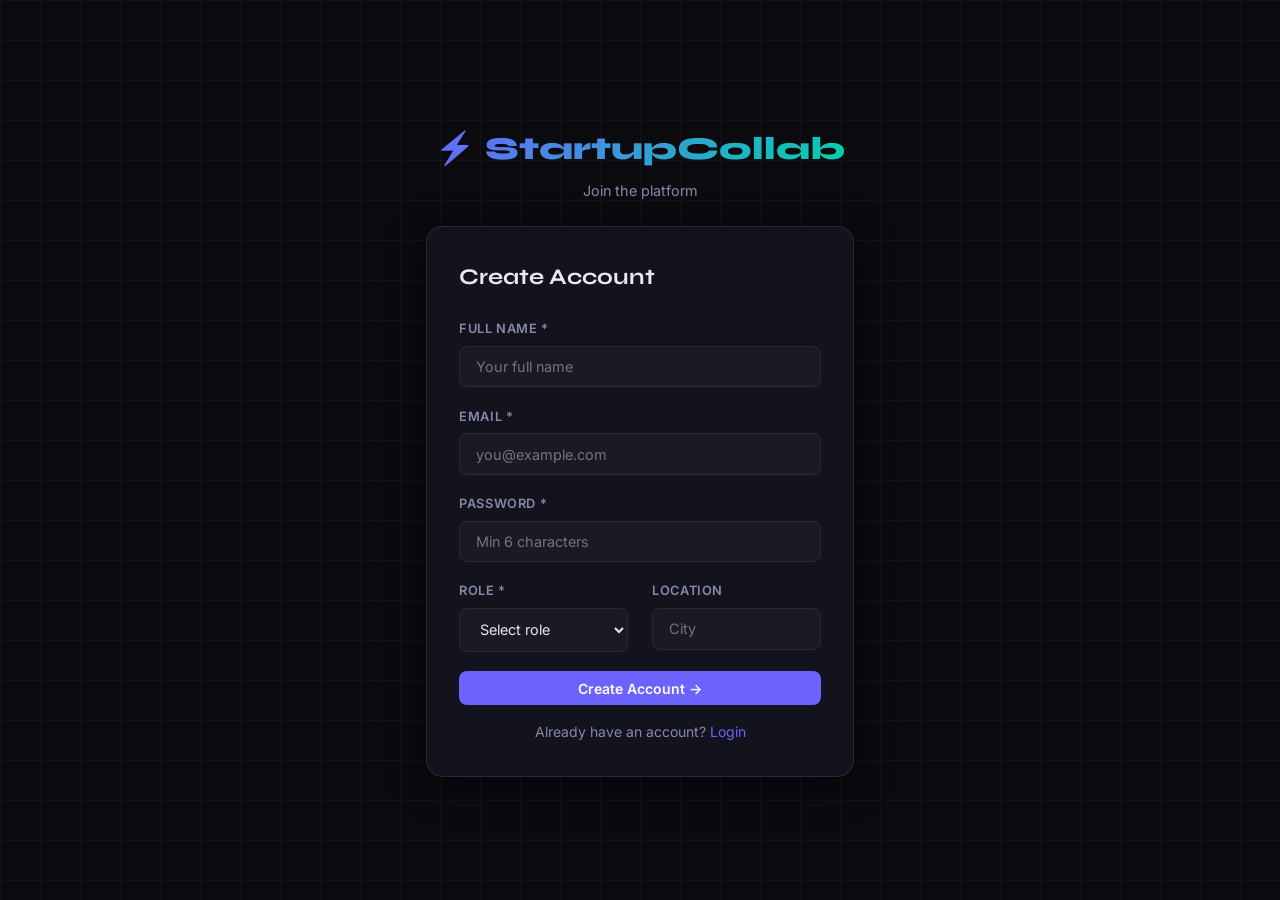
<file: Startup_Collaboration_Platform_2/Startup_Collaboration_Platform_2/frontend/register.html>
<!DOCTYPE html>
<html lang="en">
<head>
  <meta charset="UTF-8"/>
  <meta name="viewport" content="width=device-width, initial-scale=1.0"/>
  <title>Register — StartupCollab</title>
  <link rel="stylesheet" href="style.css"/>
  <style>
    body { display:flex;align-items:center;justify-content:center;min-height:100vh; }
    .bg-grid { position:fixed;inset:0;z-index:0;background-image:linear-gradient(var(--border) 1px,transparent 1px),linear-gradient(90deg,var(--border) 1px,transparent 1px);background-size:40px 40px;opacity:0.3; }
    .auth-container { position:relative;z-index:1;width:100%;max-width:460px;padding:1rem;animation:fadeIn 0.5s ease; }
    .logo-area { text-align:center;margin-bottom:1.5rem; }
    .logo { font-family:'Syne',sans-serif;font-size:2rem;font-weight:800;background:linear-gradient(135deg,var(--accent),var(--accent2));-webkit-background-clip: text; background-clip: text; -webkit-text-fill-color: transparent;display:block;margin-bottom:0.3rem; }
    .auth-card { background:var(--card);border:1px solid var(--border);border-radius:16px;padding:2rem;box-shadow:0 8px 40px rgba(0,0,0,0.4); }
    .auth-card h2 { margin-bottom:1.5rem;font-size:1.4rem; }
  </style>
</head>
<body>
  <div class="bg-grid"></div>
  <div class="auth-container">
    <div class="logo-area">
      <span class="logo">⚡ StartupCollab</span>
      <p style="color:var(--text-muted);font-size:0.9rem">Join the platform</p>
    </div>
    <div class="auth-card">
      <h2>Create Account</h2>
      <div id="reg-alert" class="alert"></div>
      <div class="form-group">
        <label>Full Name *</label>
        <input type="text" id="reg-name" placeholder="Your full name"/>
      </div>
      <div class="form-group">
        <label>Email *</label>
        <input type="email" id="reg-email" placeholder="you@example.com"/>
      </div>
      <div class="form-group">
        <label>Password *</label>
        <input type="password" id="reg-password" placeholder="Min 6 characters"/>
      </div>
      <div class="grid-2">
        <div class="form-group">
          <label>Role *</label>
          <select id="reg-role">
            <option value="">Select role</option>
            <option value="Founder">🚀 Founder</option>
            <option value="Developer">💻 Developer</option>
            <option value="Investor">💰 Investor</option>
          </select>
        </div>
        <div class="form-group">
          <label>Location</label>
          <input type="text" id="reg-location" placeholder="City"/>
        </div>
      </div>
      <button class="btn btn-primary btn-block" onclick="doRegister()">Create Account →</button>
      <p style="text-align:center;margin-top:1rem;font-size:0.875rem;color:var(--text-muted)">Already have an account? <a href="index.html">Login</a></p>
    </div>
  </div>

  <script>
    const API = 'http://127.0.0.1:5000/api';
    if (localStorage.getItem('user_id')) window.location.href = 'dashboard.html';

    function showAlert(msg, type) {
      const el = document.getElementById('reg-alert');
      el.textContent = msg; el.className = `alert alert-${type} show`;
    }

    async function doRegister() {
      const full_name = document.getElementById('reg-name').value.trim();
      const email     = document.getElementById('reg-email').value.trim();
      const password  = document.getElementById('reg-password').value;
      const role      = document.getElementById('reg-role').value;
      const location  = document.getElementById('reg-location').value.trim();
      if (!full_name || !email || !password || !role) return showAlert('Please fill all required fields', 'error');
      if (password.length < 6) return showAlert('Password must be at least 6 characters', 'error');
      try {
        const res  = await fetch(`${API}/register`, { method:'POST', headers:{'Content-Type':'application/json'}, body: JSON.stringify({full_name, email, password, role, location}) });
        const data = await res.json();
        if (data.status === 'success') {
          showAlert('Account created! Redirecting to login...', 'success');
          setTimeout(() => window.location.href = 'index.html', 1200);
        } else {
          showAlert(data.message, 'error');
        }
      } catch(e) { showAlert('Server error. Is Flask running?', 'error'); }
    }
  </script>
</body>
</html>
</file>
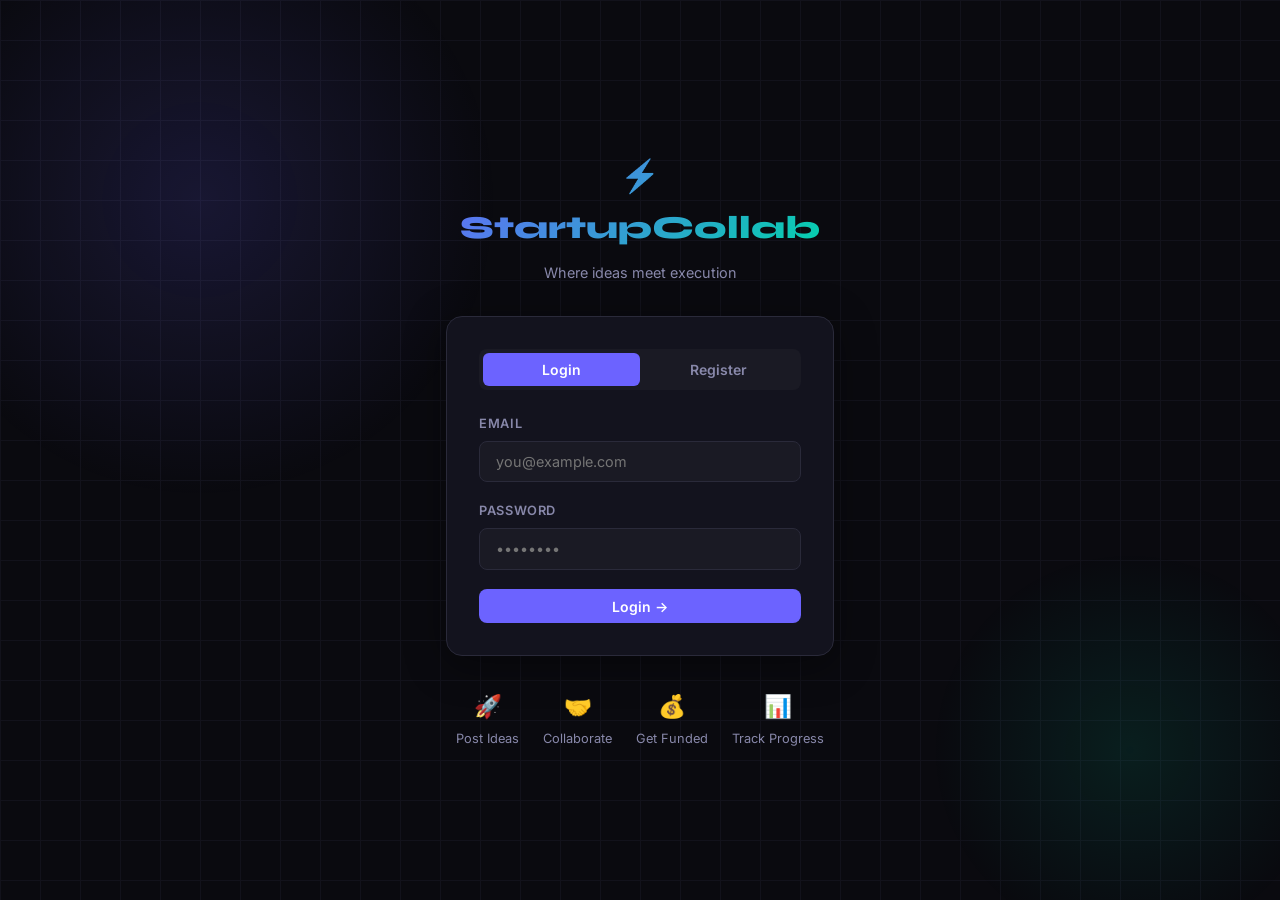
<file: Startup_Collaboration_Platform_2/Startup_Collaboration_Platform_2/frontend/search.html>
<!DOCTYPE html>
<html lang="en">
<head>
  <meta charset="UTF-8"/>
  <meta name="viewport" content="width=device-width, initial-scale=1.0"/>
  <title>Search — StartupCollab</title>
  <link rel="stylesheet" href="style.css"/>
  <style>
    .search-bar { display:flex;gap:0.8rem;margin-bottom:1.5rem;flex-wrap:wrap; }
    .search-bar input { flex:1;min-width:200px; background:var(--card);border:1px solid var(--border);border-radius:8px;padding:0.8rem 1rem;color:var(--text);font-size:0.95rem;outline:none;transition:border-color 0.2s; }
    .search-bar input:focus { border-color:var(--accent); }
    .filter-row { display:flex;gap:1rem;flex-wrap:wrap;margin-bottom:1.5rem; }
    .filter-row select { background:var(--card);border:1px solid var(--border);border-radius:8px;padding:0.6rem 1rem;color:var(--text);font-size:0.875rem;outline:none;cursor:pointer; }
    .filter-row select:focus { border-color:var(--accent); }
    .result-card { cursor:pointer; }
    .result-title { font-family:'Syne',sans-serif;font-size:1.05rem;font-weight:700;margin-bottom:0.4rem; }
    .result-desc  { color:var(--text-muted);font-size:0.85rem;margin-bottom:0.8rem;display:-webkit-box;-webkit-line-clamp:2;-webkit-box-orient:vertical;overflow:hidden; }
    .result-meta  { display:flex;gap:0.5rem;flex-wrap:wrap; }
    .search-hint  { color:var(--text-muted);font-size:0.875rem;margin-bottom:1rem; }
  </style>
</head>
<body>
  <nav>
    <span class="nav-brand">⚡ StartupCollab</span>
    <div class="nav-links">
      <a href="dashboard.html">Dashboard</a>
      <a href="view_ideas.html">Ideas</a>
      <a href="search.html" class="active">Search</a>
      <a href="notifications.html">🔔</a>
      <a href="profile.html">Profile</a>
      <a href="#" onclick="localStorage.clear();window.location.href='index.html'">Logout</a>
    </div>
  </nav>

  <div class="page-wrapper">
    <div class="page-header">
      <h1>🔍 Search & Filter</h1>
      <p>Find startups by keyword, domain, location, or skill</p>
    </div>

    <div class="search-bar">
      <input type="text" id="search-q" placeholder="Search by title or description..." onkeydown="if(event.key==='Enter') doSearch()"/>
      <button class="btn btn-primary" onclick="doSearch()">Search</button>
      <button class="btn btn-outline" onclick="clearSearch()">Clear</button>
    </div>

    <div class="filter-row">
      <select id="f-domain">
        <option value="">All Domains</option>
        <option value="AI">🤖 AI</option>
        <option value="FinTech">💳 FinTech</option>
        <option value="HealthTech">🏥 HealthTech</option>
        <option value="EdTech">📚 EdTech</option>
        <option value="E-Commerce">🛒 E-Commerce</option>
        <option value="SaaS">☁️ SaaS</option>
        <option value="Other">🌐 Other</option>
      </select>
      <input type="text" id="f-location" placeholder="📍 Location..." style="background:var(--card);border:1px solid var(--border);border-radius:8px;padding:0.6rem 1rem;color:var(--text);font-size:0.875rem;outline:none;width:160px"/>
      <input type="text" id="f-skill"    placeholder="🛠️ Skill..." style="background:var(--card);border:1px solid var(--border);border-radius:8px;padding:0.6rem 1rem;color:var(--text);font-size:0.875rem;outline:none;width:160px"/>
    </div>

    <div class="search-hint" id="search-hint">Showing all active startups. Use filters to narrow down.</div>
    <div class="grid-3" id="results-grid"><div class="loader pulse">Loading...</div></div>
  </div>

  <script>
    const API    = 'http://127.0.0.1:5000/api';
    const userId = localStorage.getItem('user_id');
    if (!userId) window.location.href = 'index.html';

    async function doSearch() {
      const q        = document.getElementById('search-q').value.trim();
      const domain   = document.getElementById('f-domain').value;
      const location = document.getElementById('f-location').value.trim();
      const skill    = document.getElementById('f-skill').value.trim();

      let url = `${API}/search?`;
      if (q)        url += `q=${encodeURIComponent(q)}&`;
      if (domain)   url += `domain=${domain}&`;
      if (location) url += `location=${encodeURIComponent(location)}&`;
      if (skill)    url += `skill=${encodeURIComponent(skill)}&`;

      const grid = document.getElementById('results-grid');
      grid.innerHTML = '<div class="loader pulse">Searching...</div>';
      try {
        const res  = await fetch(url);
        const data = await res.json();
        document.getElementById('search-hint').textContent = `Found ${data.results?.length || 0} results`;
        if (data.status === 'success' && data.results.length > 0) {
          grid.innerHTML = data.results.map(r => `
            <div class="card result-card fade-in" onclick="window.location.href='idea_detail.html?id=${r.idea_id}'">
              <div class="result-title">${r.title}</div>
              <div class="result-desc">${r.description || ''}</div>
              <div class="result-meta">
                <span class="badge badge-purple">${r.domain}</span>
                <span class="badge badge-gray">📍 ${r.location || '—'}</span>
                <span class="badge badge-gray">❤️ ${r.likes_count}</span>
              </div>
              <div class="tags" style="margin-top:0.6rem">
                ${(r.required_skills||'').split(',').map(s=>`<span class="tag">${s.trim()}</span>`).join('')}
              </div>
              <div style="margin-top:0.8rem;font-size:0.8rem;color:var(--text-muted)">by ${r.founder_name}</div>
            </div>
          `).join('');
        } else {
          grid.innerHTML = `<div class="empty-state" style="grid-column:1/-1">
            <div class="empty-icon">🔍</div>
            <h3>No results found</h3>
            <p>Try different keywords or filters</p>
          </div>`;
        }
      } catch(e) { grid.innerHTML = '<div class="loader">Search failed. Is Flask running?</div>'; }
    }

    function clearSearch() {
      document.getElementById('search-q').value    = '';
      document.getElementById('f-domain').value    = '';
      document.getElementById('f-location').value  = '';
      document.getElementById('f-skill').value     = '';
      doSearch();
    }

    doSearch();
  </script>
</body>
</html>
</file>
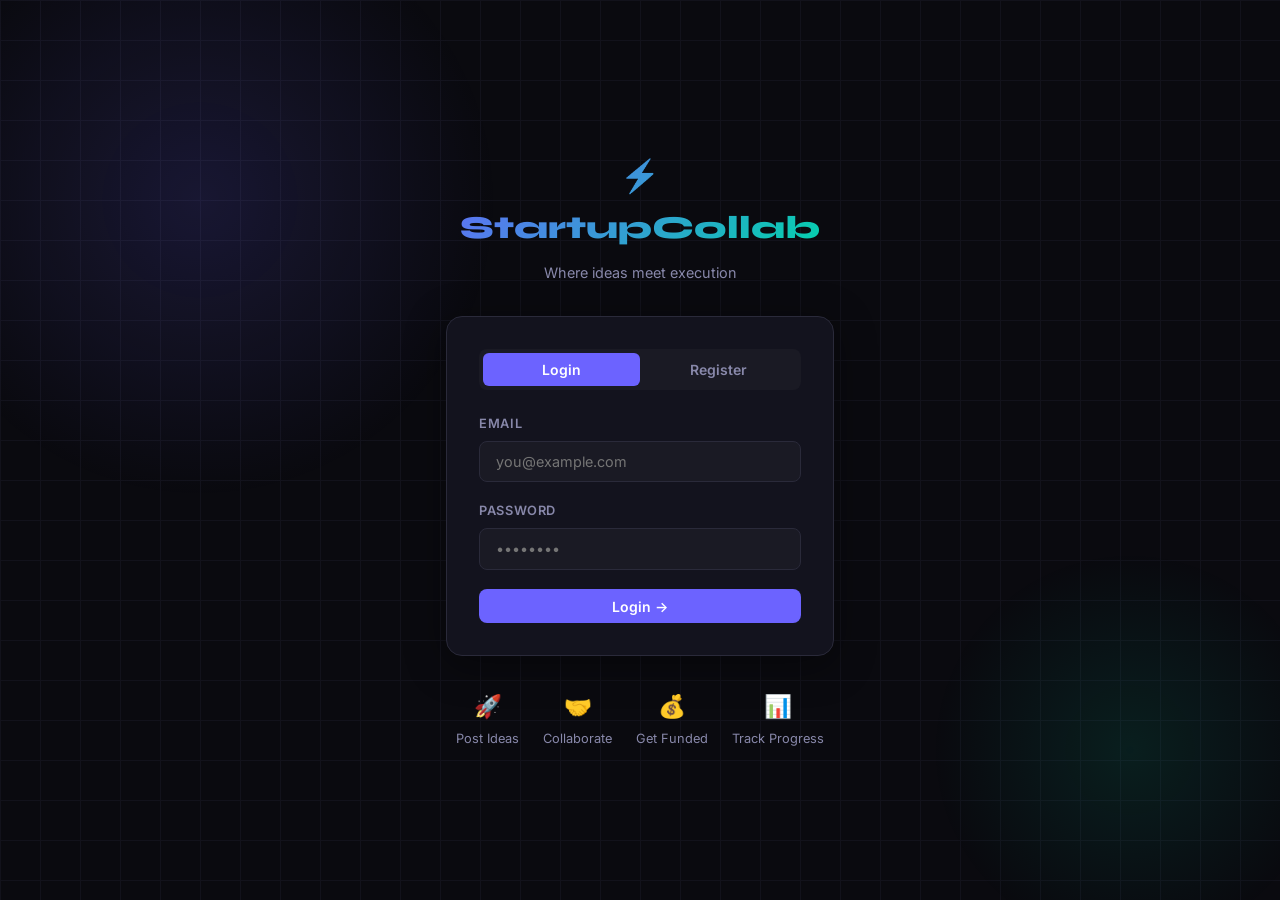
<file: Startup_Collaboration_Platform_2/Startup_Collaboration_Platform_2/frontend/tasks.html>
<!DOCTYPE html>
<html lang="en">
<head>
  <meta charset="UTF-8"/>
  <meta name="viewport" content="width=device-width, initial-scale=1.0"/>
  <title>Tasks — StartupCollab</title>
  <link rel="stylesheet" href="style.css"/>
  <style>
    .task-row { display:flex; align-items:center; gap:1rem; padding:0.9rem 1rem; background:var(--bg3); border-radius:8px; margin-bottom:0.6rem; flex-wrap:wrap; }
    .task-info { flex:1; }
    .task-info .task-title { font-weight:600; font-size:0.95rem; margin-bottom:0.2rem; }
    .task-info .task-desc  { color:var(--text-muted); font-size:0.8rem; }
    .task-status select { background:var(--bg3); border:1px solid var(--border); border-radius:6px; padding:0.3rem 0.6rem; color:var(--text); font-size:0.8rem; cursor:pointer; }
    .assign-form { background:var(--card); border:1px solid var(--border); border-radius:var(--radius); padding:1.5rem; margin-bottom:1.5rem; }
  </style>
</head>
<body>
  <nav>
    <span class="nav-brand">⚡ StartupCollab</span>
    <div class="nav-links">
      <a href="dashboard.html">Dashboard</a>
      <a href="view_ideas.html">Ideas</a>
      <a href="tasks.html" class="active">Tasks</a>
      <a href="notifications.html">🔔</a>
      <a href="profile.html">Profile</a>
      <a href="#" onclick="localStorage.clear();window.location.href='index.html'">Logout</a>
    </div>
  </nav>

  <div class="page-wrapper">
    <div class="page-header">
      <h1>✅ Task Management</h1>
      <p>Assign and track tasks for your startup</p>
    </div>
    <div id="alert-box" class="alert"></div>

    <!-- Select Idea -->
    <div class="card" style="margin-bottom:1.5rem">
      <div class="form-group" style="max-width:400px;margin:0">
        <label>Select Idea</label>
        <select id="idea-select" onchange="loadTasks()">
          <option value="">Choose an idea...</option>
        </select>
      </div>
    </div>

    <!-- Assign Task Form -->
    <div class="assign-form fade-in">
      <h3 style="margin-bottom:1rem">➕ Assign New Task</h3>
      <div class="grid-2">
        <div class="form-group">
          <label>Task Title</label>
          <input type="text" id="task-title" placeholder="e.g. Build Login Page"/>
        </div>
        <div class="form-group">
          <label>Assign To (User ID)</label>
          <input type="number" id="task-user" placeholder="User ID"/>
        </div>
      </div>
      <div class="form-group">
        <label>Description</label>
        <input type="text" id="task-desc" placeholder="Task details..."/>
      </div>
      <div class="form-group">
        <label>Due Date</label>
        <input type="date" id="task-due"/>
      </div>
      <button class="btn btn-primary" onclick="assignTask()">Assign Task</button>
    </div>

    <!-- Tasks List -->
    <h3 style="margin-bottom:1rem">📋 All Tasks</h3>
    <div id="tasks-list"><div class="loader">Select an idea to view tasks</div></div>
  </div>

  <script>
    const API    = 'http://127.0.0.1:5000/api';
    const userId = localStorage.getItem('user_id');
    if (!userId) window.location.href = 'index.html';

    function showAlert(msg, type) {
      const el = document.getElementById('alert-box');
      el.textContent = msg; el.className = `alert alert-${type} show`;
      setTimeout(() => el.className='alert', 3000);
    }

    async function loadIdeas() {
      try {
        const res  = await fetch(`${API}/ideas`);
        const data = await res.json();
        const sel  = document.getElementById('idea-select');
        if (data.status === 'success') {
          data.ideas.forEach(i => {
            const opt = document.createElement('option');
            opt.value = i.idea_id; opt.textContent = i.title;
            sel.appendChild(opt);
          });
        }
        const params = new URLSearchParams(window.location.search);
        const ideaId = params.get('idea');
        if (ideaId) { sel.value = ideaId; loadTasks(); }
      } catch(e) {}
    }

    async function loadTasks() {
      const ideaId = document.getElementById('idea-select').value;
      if (!ideaId) return;
      const list = document.getElementById('tasks-list');
      list.innerHTML = '<div class="loader pulse">Loading tasks...</div>';
      try {
        const res  = await fetch(`${API}/tasks/${ideaId}`);
        const data = await res.json();
        if (data.status === 'success' && data.tasks.length > 0) {
          list.innerHTML = data.tasks.map(t => `
            <div class="task-row fade-in">
              <div class="task-info">
                <div class="task-title">${t.task_title}</div>
                <div class="task-desc">${t.description || ''} · 👤 ${t.assigned_to_name || 'Unassigned'} · 📅 ${t.due_date ? new Date(t.due_date).toLocaleDateString() : '—'}</div>
              </div>
              <div class="task-status">
                <select onchange="updateStatus(${t.task_id}, this.value)">
                  <option value="Pending"     ${t.status==='Pending'?'selected':''}>🔴 Pending</option>
                  <option value="In Progress" ${t.status==='In Progress'?'selected':''}>🟡 In Progress</option>
                  <option value="Completed"   ${t.status==='Completed'?'selected':''}>🟢 Completed</option>
                </select>
              </div>
              <span class="badge ${t.status==='Completed'?'badge-green':t.status==='In Progress'?'badge-purple':'badge-red'}">${t.status}</span>
            </div>
          `).join('');
        } else {
          list.innerHTML = `<div class="empty-state"><div class="empty-icon">✅</div><h3>No tasks yet</h3><p>Assign the first task above</p></div>`;
        }
      } catch(e) { list.innerHTML = '<div class="loader">Failed to load tasks</div>'; }
    }

    async function assignTask() {
      const ideaId    = document.getElementById('idea-select').value;
      const task_title = document.getElementById('task-title').value.trim();
      const assigned_to = parseInt(document.getElementById('task-user').value);
      const description = document.getElementById('task-desc').value.trim();
      const due_date    = document.getElementById('task-due').value;
      if (!ideaId || !task_title || !assigned_to) return showAlert('Please fill required fields and select an idea', 'error');
      try {
        const res  = await fetch(`${API}/tasks`, { method:'POST', headers:{'Content-Type':'application/json'}, body: JSON.stringify({idea_id: parseInt(ideaId), assigned_to, assigned_by: parseInt(userId), task_title, description, due_date}) });
        const data = await res.json();
        showAlert(data.message, data.status === 'success' ? 'success' : 'error');
        if (data.status === 'success') { document.getElementById('task-title').value=''; loadTasks(); }
      } catch(e) { showAlert('Server error', 'error'); }
    }

    async function updateStatus(taskId, status) {
      try {
        const res  = await fetch(`${API}/tasks/${taskId}/status`, { method:'PUT', headers:{'Content-Type':'application/json'}, body: JSON.stringify({status}) });
        const data = await res.json();
        showAlert(data.message, data.status === 'success' ? 'success' : 'error');
        loadTasks();
      } catch(e) {}
    }

    loadIdeas();
  </script>
</body>
</html>
</file>
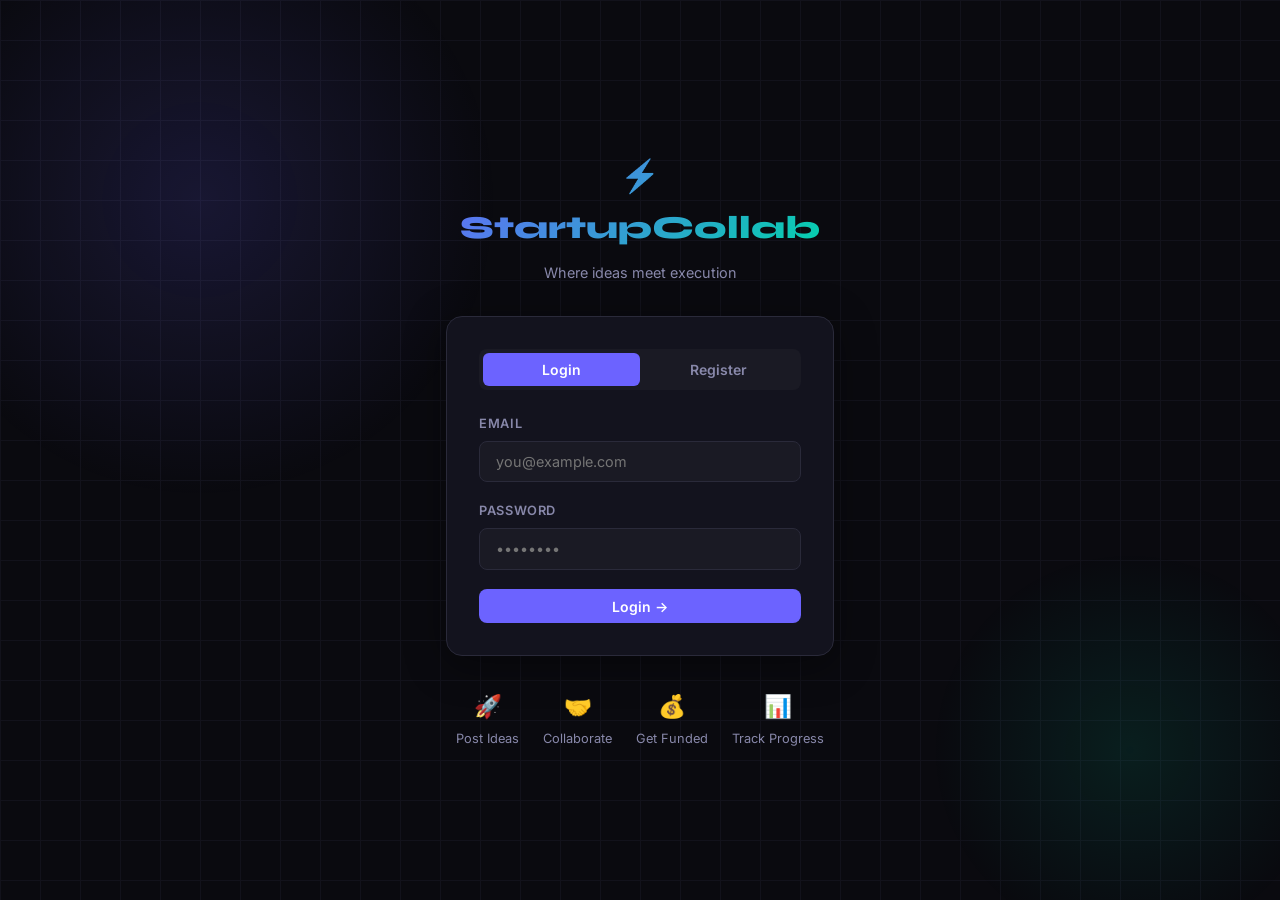
<file: Startup_Collaboration_Platform_2/Startup_Collaboration_Platform_2/frontend/view_ideas.html>
<!DOCTYPE html>
<html lang="en">
<head>
  <meta charset="UTF-8"/>
  <meta name="viewport" content="width=device-width, initial-scale=1.0"/>
  <title>Browse Ideas — StartupCollab</title>
  <link rel="stylesheet" href="style.css"/>
  <style>
    .filter-bar {
      background: var(--card);
      border: 1px solid var(--border);
      border-radius: var(--radius);
      padding: 1.2rem 1.5rem;
      display: flex;
      gap: 1rem;
      align-items: flex-end;
      margin-bottom: 1.5rem;
      flex-wrap: wrap;
    }
    .filter-bar .form-group { margin: 0; min-width: 140px; flex: 1; }
    .idea-card { cursor: pointer; }
    .idea-title { font-family: 'Syne', sans-serif; font-size: 1.1rem; font-weight: 700; margin-bottom: 0.5rem; }
    .idea-desc  { color: var(--text-muted); font-size: 0.875rem; margin-bottom: 1rem; display: -webkit-box; -webkit-line-clamp: 3; -webkit-box-orient: vertical; overflow: hidden; }
    .idea-meta  { display: flex; gap: 0.5rem; flex-wrap: wrap; margin-bottom: 0.8rem; }
    .idea-footer { display: flex; justify-content: space-between; align-items: center; padding-top: 0.8rem; border-top: 1px solid var(--border); font-size: 0.8rem; color: var(--text-muted); }
    .results-info { color: var(--text-muted); font-size: 0.875rem; margin-bottom: 1rem; }
  </style>
</head>
<body>
  <nav>
    <span class="nav-brand">⚡ StartupCollab</span>
    <div class="nav-links">
      <a href="dashboard.html">Dashboard</a>
      <a href="view_ideas.html" class="active">Ideas</a>
      <a href="post_idea.html">Post Idea</a>
      <a href="search.html">Search</a>
      <a href="notifications.html">🔔</a>
      <a href="profile.html">Profile</a>
      <a href="#" onclick="localStorage.clear();window.location.href='index.html'">Logout</a>
    </div>
  </nav>

  <div class="page-wrapper">
    <div class="page-header">
      <h1>💡 Startup Ideas</h1>
      <p>Discover and collaborate on exciting startup ideas</p>
    </div>

    <!-- Filters -->
    <div class="filter-bar">
      <div class="form-group">
        <label>Domain</label>
        <select id="filter-domain">
          <option value="">All Domains</option>
          <option value="AI">AI</option>
          <option value="FinTech">FinTech</option>
          <option value="HealthTech">HealthTech</option>
          <option value="EdTech">EdTech</option>
          <option value="E-Commerce">E-Commerce</option>
          <option value="SaaS">SaaS</option>
          <option value="Other">Other</option>
        </select>
      </div>
      <div class="form-group">
        <label>Location</label>
        <input type="text" id="filter-location" placeholder="City..."/>
      </div>
      <div class="form-group">
        <label>Skill Required</label>
        <input type="text" id="filter-skill" placeholder="e.g. Python"/>
      </div>
      <button class="btn btn-primary" onclick="loadIdeas()">Filter</button>
      <button class="btn btn-outline" onclick="clearFilters()">Clear</button>
    </div>

    <div class="results-info" id="results-info"></div>

    <div class="grid-3" id="ideas-grid">
      <div class="loader">Loading ideas...</div>
    </div>
  </div>

  <script>
    const API    = 'http://127.0.0.1:5000/api';
    const userId = localStorage.getItem('user_id');
    if (!userId) window.location.href = 'index.html';

    async function loadIdeas() {
      const domain   = document.getElementById('filter-domain').value;
      const location = document.getElementById('filter-location').value;
      const skill    = document.getElementById('filter-skill').value;
      let url = `${API}/ideas?`;
      if (domain)   url += `domain=${domain}&`;
      if (location) url += `location=${location}&`;
      if (skill)    url += `skill=${skill}&`;

      const grid = document.getElementById('ideas-grid');
      grid.innerHTML = '<div class="loader pulse">Loading...</div>';
      try {
        const res  = await fetch(url);
        const data = await res.json();
        document.getElementById('results-info').textContent = `Showing ${data.ideas?.length || 0} ideas`;
        if (data.status === 'success' && data.ideas.length > 0) {
          grid.innerHTML = data.ideas.map(idea => `
            <div class="card idea-card fade-in" onclick="window.location.href='idea_detail.html?id=${idea.idea_id}'">
              <div class="idea-title">${idea.title}</div>
              <div class="idea-desc">${idea.description || ''}</div>
              <div class="idea-meta">
                <span class="badge badge-purple">${idea.domain || 'Other'}</span>
                <span class="badge badge-gray">📍 ${idea.location || '—'}</span>
              </div>
              <div class="tags">
                ${(idea.required_skills || '').split(',').map(s => `<span class="tag">${s.trim()}</span>`).join('')}
              </div>
              <div class="idea-footer">
                <span>👤 ${idea.founder_name}</span>
                <span>❤️ ${idea.likes_count || 0} likes</span>
              </div>
              <div class="progress-bar">
                <div class="progress-fill" style="width:${idea.progress}%"></div>
              </div>
              <div style="font-size:0.75rem;color:var(--text-muted);margin-top:0.4rem">${idea.progress}% complete</div>
            </div>
          `).join('');
        } else {
          grid.innerHTML = `<div class="empty-state" style="grid-column:1/-1">
            <div class="empty-icon">💡</div>
            <h3>No ideas found</h3>
            <p>Try different filters or <a href="post_idea.html">post one!</a></p>
          </div>`;
        }
      } catch(e) { grid.innerHTML = '<div class="loader">Failed to load. Is Flask running?</div>'; }
    }

    function clearFilters() {
      document.getElementById('filter-domain').value   = '';
      document.getElementById('filter-location').value = '';
      document.getElementById('filter-skill').value    = '';
      loadIdeas();
    }

    loadIdeas();
  </script>
</body>
</html>
</file>
<file: Startup_Collaboration_Platform_2/Startup_Collaboration_Platform_2/frontend/style.css>
/* ============================================================
   STARTUP COLLABORATION PLATFORM — Global Styles
   Theme: Dark tech with electric accents
   ============================================================ */

@import url('https://fonts.googleapis.com/css2?family=Space+Mono:wght@400;700&family=Syne:wght@400;600;700;800&family=Inter:wght@300;400;500;600&display=swap');

:root {
  --bg:        #0a0a0f;
  --bg2:       #111118;
  --bg3:       #1a1a24;
  --border:    #2a2a3a;
  --accent:    #6c63ff;
  --accent2:   #00d4aa;
  --accent3:   #ff6b6b;
  --text:      #e8e8f0;
  --text-muted:#8888aa;
  --card:      #13131e;
  --radius:    12px;
  --shadow:    0 4px 24px rgba(108,99,255,0.10);
}

* { margin: 0; padding: 0; box-sizing: border-box; }

body {
  background: var(--bg);
  color: var(--text);
  font-family: 'Inter', sans-serif;
  min-height: 100vh;
  line-height: 1.6;
}

h1, h2, h3, h4 {
  font-family: 'Syne', sans-serif;
  font-weight: 700;
}

a { color: var(--accent); text-decoration: none; }
a:hover { color: var(--accent2); }

/* ── NAV ── */
nav {
  background: rgba(10,10,15,0.95);
  backdrop-filter: blur(12px);
  border-bottom: 1px solid var(--border);
  padding: 0 2rem;
  height: 64px;
  display: flex;
  align-items: center;
  justify-content: space-between;
  position: sticky;
  top: 0;
  z-index: 100;
}

.nav-brand {
  font-family: 'Syne', sans-serif;
  font-size: 1.3rem;
  font-weight: 800;
  background: linear-gradient(135deg, var(--accent), var(--accent2));
  -webkit-background-clip: text;
    background-clip: text;          /* ← add this line */
  -webkit-text-fill-color: transparent;
}

.nav-links { display: flex; gap: 1.5rem; align-items: center; }
.nav-links a {
  color: var(--text-muted);
  font-size: 0.9rem;
  font-weight: 500;
  transition: color 0.2s;
}
.nav-links a:hover, .nav-links a.active { color: var(--text); }

.nav-badge {
  background: var(--accent3);
  color: #fff;
  font-size: 0.65rem;
  padding: 2px 6px;
  border-radius: 10px;
  font-weight: 700;
  margin-left: 4px;
}

/* ── BUTTONS ── */
.btn {
  display: inline-flex;
  align-items: center;
  gap: 0.4rem;
  padding: 0.55rem 1.2rem;
  border-radius: 8px;
  font-size: 0.875rem;
  font-weight: 600;
  cursor: pointer;
  border: none;
  transition: all 0.2s;
  font-family: 'Inter', sans-serif;
}
.btn-primary {
  background: var(--accent);
  color: #fff;
}
.btn-primary:hover { background: #5a52e0; transform: translateY(-1px); box-shadow: 0 4px 16px rgba(108,99,255,0.4); }
.btn-success {
  background: var(--accent2);
  color: #000;
}
.btn-success:hover { background: #00bfa0; }
.btn-danger {
  background: var(--accent3);
  color: #fff;
}
.btn-danger:hover { background: #e05555; }
.btn-outline {
  background: transparent;
  color: var(--text);
  border: 1px solid var(--border);
}
.btn-outline:hover { border-color: var(--accent); color: var(--accent); }
.btn-sm { padding: 0.35rem 0.8rem; font-size: 0.8rem; }
.btn-block { width: 100%; justify-content: center; }

/* ── CARDS ── */
.card {
  background: var(--card);
  border: 1px solid var(--border);
  border-radius: var(--radius);
  padding: 1.5rem;
  transition: border-color 0.2s, box-shadow 0.2s;
}
.card:hover { border-color: var(--accent); box-shadow: var(--shadow); }

/* ── FORMS ── */
.form-group { margin-bottom: 1.2rem; }
.form-group label {
  display: block;
  font-size: 0.8rem;
  font-weight: 600;
  color: var(--text-muted);
  margin-bottom: 0.4rem;
  text-transform: uppercase;
  letter-spacing: 0.05em;
}
.form-group input,
.form-group select,
.form-group textarea {
  width: 100%;
  background: var(--bg3);
  border: 1px solid var(--border);
  border-radius: 8px;
  padding: 0.7rem 1rem;
  color: var(--text);
  font-size: 0.9rem;
  font-family: 'Inter', sans-serif;
  outline: none;
  transition: border-color 0.2s;
}
.form-group input:focus,
.form-group select:focus,
.form-group textarea:focus {
  border-color: var(--accent);
  box-shadow: 0 0 0 3px rgba(108,99,255,0.1);
}
.form-group textarea { resize: vertical; min-height: 100px; }
.form-group select option { background: var(--bg3); }

/* ── BADGES ── */
.badge {
  display: inline-block;
  padding: 0.2rem 0.6rem;
  border-radius: 6px;
  font-size: 0.75rem;
  font-weight: 600;
}
.badge-purple { background: rgba(108,99,255,0.2); color: var(--accent); }
.badge-green  { background: rgba(0,212,170,0.2);  color: var(--accent2); }
.badge-red    { background: rgba(255,107,107,0.2); color: var(--accent3); }
.badge-gray   { background: rgba(136,136,170,0.15); color: var(--text-muted); }

/* ── ALERTS ── */
.alert {
  padding: 0.8rem 1rem;
  border-radius: 8px;
  font-size: 0.875rem;
  margin-bottom: 1rem;
  display: none;
}
.alert.show { display: block; }
.alert-success { background: rgba(0,212,170,0.15); color: var(--accent2); border: 1px solid rgba(0,212,170,0.3); }
.alert-error   { background: rgba(255,107,107,0.15); color: var(--accent3); border: 1px solid rgba(255,107,107,0.3); }

/* ── PAGE LAYOUT ── */
.page-wrapper {
  max-width: 1200px;
  margin: 0 auto;
  padding: 2rem 1.5rem;
}
.page-header {
  margin-bottom: 2rem;
}
.page-header h1 { font-size: 2rem; margin-bottom: 0.3rem; }
.page-header p  { color: var(--text-muted); }

/* ── GRID ── */
.grid-2 { display: grid; grid-template-columns: repeat(2, 1fr); gap: 1.5rem; }
.grid-3 { display: grid; grid-template-columns: repeat(3, 1fr); gap: 1.5rem; }
.grid-4 { display: grid; grid-template-columns: repeat(4, 1fr); gap: 1rem; }

@media (max-width: 900px) {
  .grid-3 { grid-template-columns: repeat(2, 1fr); }
  .grid-4 { grid-template-columns: repeat(2, 1fr); }
}
@media (max-width: 600px) {
  .grid-2, .grid-3, .grid-4 { grid-template-columns: 1fr; }
  nav { padding: 0 1rem; }
  .page-wrapper { padding: 1rem; }
}

/* ── STAT CARDS ── */
.stat-card {
  background: var(--card);
  border: 1px solid var(--border);
  border-radius: var(--radius);
  padding: 1.2rem 1.5rem;
  display: flex;
  flex-direction: column;
  gap: 0.3rem;
}
.stat-card .stat-value {
  font-family: 'Space Mono', monospace;
  font-size: 2rem;
  font-weight: 700;
  color: var(--accent);
}
.stat-card .stat-label {
  font-size: 0.8rem;
  color: var(--text-muted);
  text-transform: uppercase;
  letter-spacing: 0.05em;
}

/* ── PROGRESS BAR ── */
.progress-bar {
  background: var(--bg3);
  border-radius: 20px;
  height: 8px;
  overflow: hidden;
  margin-top: 0.5rem;
}
.progress-fill {
  height: 100%;
  background: linear-gradient(90deg, var(--accent), var(--accent2));
  border-radius: 20px;
  transition: width 0.5s ease;
}

/* ── TAGS ── */
.tags { display: flex; flex-wrap: wrap; gap: 0.4rem; margin-top: 0.5rem; }
.tag {
  background: var(--bg3);
  border: 1px solid var(--border);
  border-radius: 6px;
  padding: 0.2rem 0.6rem;
  font-size: 0.75rem;
  color: var(--text-muted);
  font-family: 'Space Mono', monospace;
}

/* ── TABLE ── */
table { width: 100%; border-collapse: collapse; }
th, td { padding: 0.85rem 1rem; text-align: left; border-bottom: 1px solid var(--border); font-size: 0.875rem; }
th { color: var(--text-muted); font-size: 0.75rem; text-transform: uppercase; letter-spacing: 0.05em; font-weight: 600; }
tr:last-child td { border-bottom: none; }
tr:hover td { background: rgba(108,99,255,0.05); }

/* ── LOADER ── */
.loader {
  display: flex;
  justify-content: center;
  padding: 3rem;
  color: var(--text-muted);
  font-size: 0.9rem;
}

/* ── EMPTY STATE ── */
.empty-state {
  text-align: center;
  padding: 4rem 2rem;
  color: var(--text-muted);
}
.empty-state .empty-icon { font-size: 3rem; margin-bottom: 1rem; }
.empty-state h3 { color: var(--text); margin-bottom: 0.5rem; }

/* ── MODAL ── */
.modal-overlay {
  display: none;
  position: fixed;
  inset: 0;
  background: rgba(0,0,0,0.7);
  backdrop-filter: blur(4px);
  z-index: 200;
  align-items: center;
  justify-content: center;
}
.modal-overlay.show { display: flex; }
.modal {
  background: var(--bg2);
  border: 1px solid var(--border);
  border-radius: var(--radius);
  padding: 2rem;
  width: 90%;
  max-width: 480px;
  max-height: 90vh;
  overflow-y: auto;
}
.modal-header {
  display: flex;
  justify-content: space-between;
  align-items: center;
  margin-bottom: 1.5rem;
}
.modal-close {
  background: none;
  border: none;
  color: var(--text-muted);
  font-size: 1.2rem;
  cursor: pointer;
}
.modal-close:hover { color: var(--text); }

/* ── SCROLLBAR ── */
::-webkit-scrollbar { width: 6px; }
::-webkit-scrollbar-track { background: var(--bg); }
::-webkit-scrollbar-thumb { background: var(--border); border-radius: 3px; }
::-webkit-scrollbar-thumb:hover { background: var(--accent); }

/* ── ANIMATIONS ── */
@keyframes fadeIn {
  from { opacity: 0; transform: translateY(12px); }
  to   { opacity: 1; transform: translateY(0); }
}
.fade-in { animation: fadeIn 0.4s ease forwards; }

@keyframes pulse {
  0%, 100% { opacity: 1; }
  50% { opacity: 0.5; }
}
.pulse { animation: pulse 1.5s infinite; }
</file>
